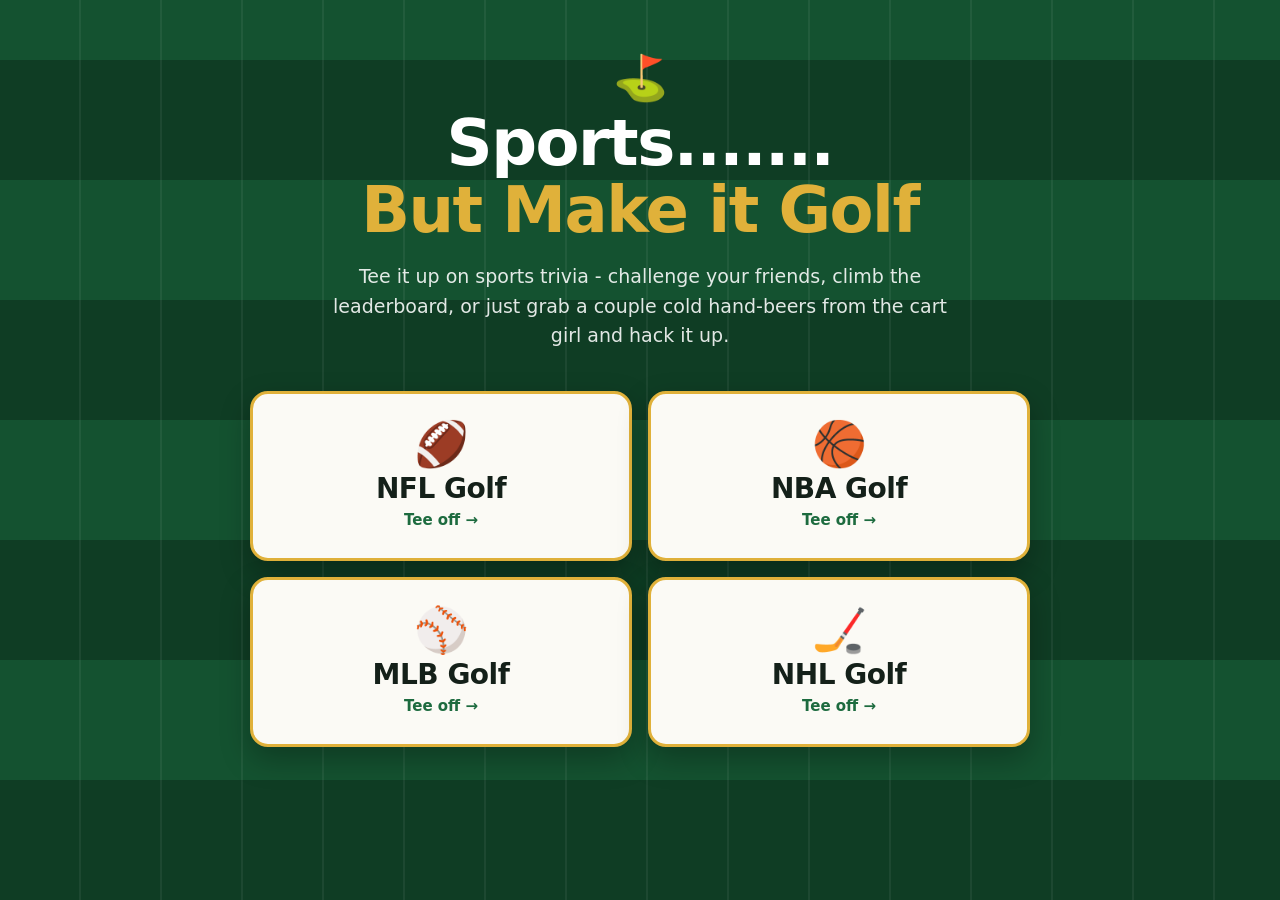
<file: index.html>
<!doctype html>
<html lang="en">
<head>
  <meta charset="utf-8" />
  <meta name="viewport" content="width=device-width, initial-scale=1, viewport-fit=cover" />
  <title>Sports.......But Make it Golf</title>
  <meta name="description" content="Tee it up on sports trivia - challenge your friends, climb the leaderboard, or just grab a couple cold hand-beers from the cart girl and hack it up." />
  <meta property="og:type" content="website" />
  <meta property="og:site_name" content="Sports.......But Make it Golf" />
  <meta property="og:title" content="Sports.......But Make it Golf" />
  <meta property="og:description" content="Tee it up on sports trivia - challenge your friends, climb the leaderboard, or just grab a couple cold hand-beers from the cart girl and hack it up." />
  <meta property="og:url" content="https://sportsbutmakeitgolf.com/" />
  <meta property="og:image" content="https://sportsbutmakeitgolf.com/og.png" />
  <meta property="og:image:width" content="1200" />
  <meta property="og:image:height" content="630" />
  <meta property="og:image:alt" content="Sports.......But Make it Golf: sports trivia, scored like golf" />
  <meta name="twitter:card" content="summary_large_image" />
  <meta name="twitter:title" content="Sports.......But Make it Golf" />
  <meta name="twitter:description" content="Tee it up on sports trivia - challenge your friends, climb the leaderboard, or just grab a couple cold hand-beers from the cart girl and hack it up." />
  <meta name="twitter:image" content="https://sportsbutmakeitgolf.com/og.png" />
  <link rel="icon" href="data:image/svg+xml,%3Csvg xmlns='http://www.w3.org/2000/svg' viewBox='0 0 100 100'%3E%3Ctext y='.9em' font-size='90'%3E%E2%9B%B3%3C/text%3E%3C/svg%3E" />
  <script>
    // Challenge links shared before the NFL game moved to /nfl/ still open the right round.
    if (new URLSearchParams(location.search).has("challenge")) location.replace("nfl/" + location.search);
  </script>
  <link rel="stylesheet" href="landing.css?v=2" />
</head>
<body>
  <main class="landing">
    <header class="banner">
      <div class="banner-flag" aria-hidden="true">⛳</div>
      <h1>Sports.......<span>But Make it Golf</span></h1>
      <p class="tagline">Tee it up on sports trivia - challenge your friends, climb the leaderboard, or just grab a couple cold hand-beers from the cart girl and hack it up.</p>
    </header>

    <nav class="sports" aria-label="Choose a game">
      <a class="sport live" href="nfl/">
        <span class="sport-icon" aria-hidden="true">🏈</span>
        <span class="sport-name">NFL Golf</span>
        <span class="sport-sub">Tee off →</span>
      </a>
      <a class="sport live" href="nba/">
        <span class="sport-icon" aria-hidden="true">🏀</span>
        <span class="sport-name">NBA Golf</span>
        <span class="sport-sub">Tee off →</span>
      </a>
      <a class="sport live" href="mlb/">
        <span class="sport-icon" aria-hidden="true">⚾</span>
        <span class="sport-name">MLB Golf</span>
        <span class="sport-sub">Tee off →</span>
      </a>
      <a class="sport live" href="nhl/">
        <span class="sport-icon" aria-hidden="true">🏒</span>
        <span class="sport-name">NHL Golf</span>
        <span class="sport-sub">Tee off →</span>
      </a>
    </nav>
  </main>
  <!-- Cloudflare Web Analytics: cookieless page-view counts (see docs/traffic-analytics.md) -->
  <script defer src="https://static.cloudflareinsights.com/beacon.min.js" data-cf-beacon='{"token": "491b1652aaf04bb68538096815c8875a"}'></script>
</body>
</html>
</file>
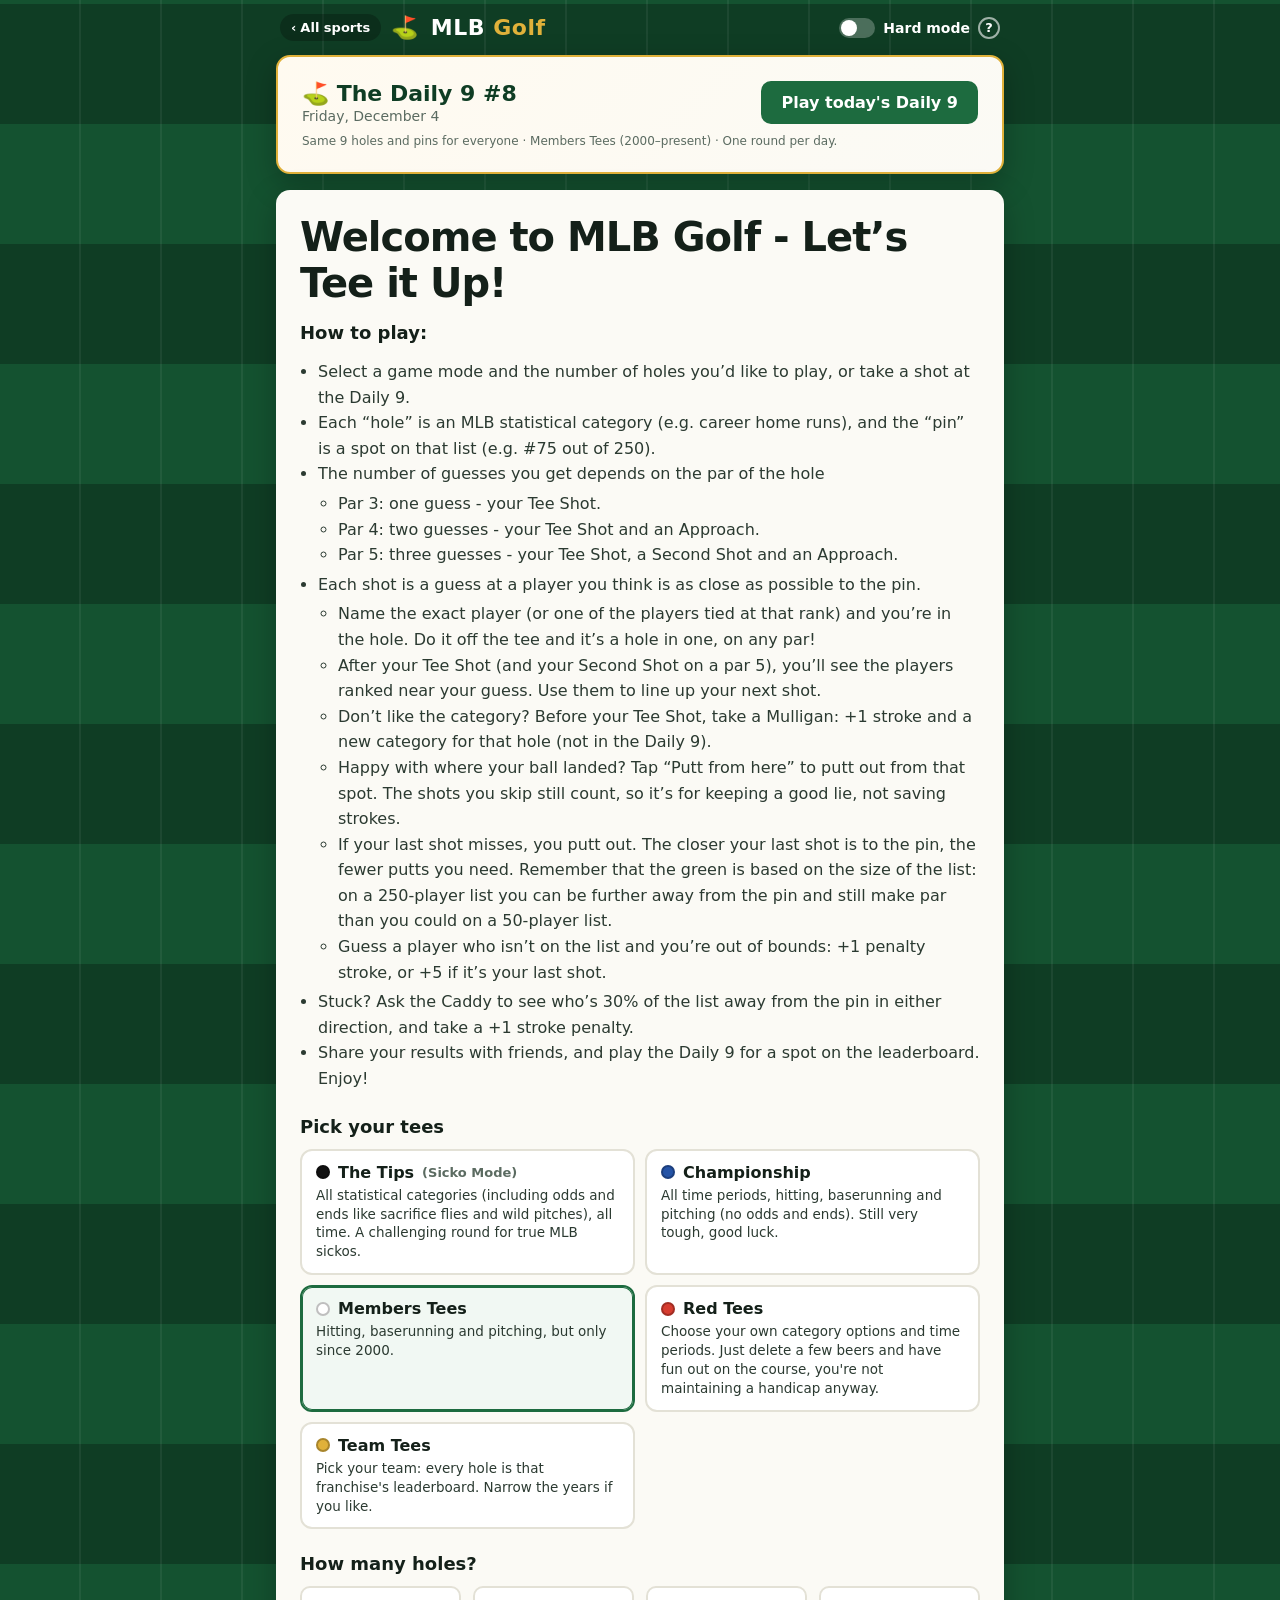
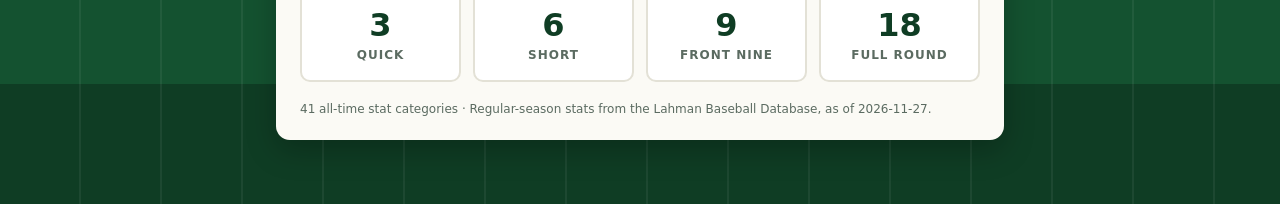
<file: mlb/index.html>
<!doctype html>
<html lang="en">
<head>
  <meta charset="utf-8" />
  <meta name="viewport" content="width=device-width, initial-scale=1, viewport-fit=cover" />
  <meta name="claude:viewport-fit-sides" content="cover">
  <title>MLB Golf</title>
  <meta name="description" content="Name the player closest to a random spot on an all-time MLB leaderboard. Scored like golf, with a Daily 9 for everyone." />
  <meta property="og:type" content="website" />
  <meta property="og:site_name" content="Sports.......But Make it Golf" />
  <meta property="og:title" content="MLB Golf — Sports.......But Make it Golf" />
  <meta property="og:description" content="Name the player closest to a random spot on an all-time MLB leaderboard. Scored like golf, with a Daily 9 for everyone." />
  <meta property="og:url" content="https://sportsbutmakeitgolf.com/mlb/" />
  <meta property="og:image" content="https://sportsbutmakeitgolf.com/og.png" />
  <meta property="og:image:width" content="1200" />
  <meta property="og:image:height" content="630" />
  <meta property="og:image:alt" content="Sports.......But Make it Golf: sports trivia, scored like golf" />
  <meta name="twitter:card" content="summary_large_image" />
  <meta name="twitter:title" content="MLB Golf — Sports.......But Make it Golf" />
  <meta name="twitter:description" content="Name the player closest to a random spot on an all-time MLB leaderboard. Scored like golf, with a Daily 9 for everyone." />
  <meta name="twitter:image" content="https://sportsbutmakeitgolf.com/og.png" />
  <link rel="icon" href="data:image/svg+xml,%3Csvg xmlns='http://www.w3.org/2000/svg' viewBox='0 0 100 100'%3E%3Ctext y='.9em' font-size='90'%3E%E2%9B%B3%3C/text%3E%3C/svg%3E" />
  <link rel="stylesheet" href="../shared/game.css?v=28" />
</head>
<body>
  <header class="topbar">
    <div class="brand-wrap">
      <a class="all-sports" id="allSportsLink" href="../" aria-label="All sports" title="All sports">‹ <span>All sports</span></a>
      <a class="brand" id="brandLink" href="./" aria-label="MLB Golf home"><span class="flag">⛳</span> MLB <em>Golf</em></a>
    </div>
    <div id="hardToggle" class="hard-wrap">
      <label class="hard-toggle">
        <input type="checkbox" id="hardMode" /> <span class="switch" aria-hidden="true"></span> Hard mode
      </label>
      <button id="hardHelp" class="help-btn" type="button" aria-label="What is Hard mode?" aria-expanded="false" aria-controls="hardTip">?</button>
      <div id="hardTip" class="help-tip hidden" role="tooltip">For an additional challenge, hide the statistic for the pin player (i.e. you'll only see the ranking, not the underlying statistic).</div>
    </div>
    <div id="totalBadge" class="total-badge hidden">Score <strong id="totalScore">0</strong></div>
  </header>

  <main>
    <!-- Setup -->
    <section id="setup" class="screen">
      <div id="challengeCard" class="card challenge-card hidden">
        <div class="daily-head">
          <div>
            <div class="daily-kicker">🏌️ You've been challenged!</div>
            <div class="daily-date" id="challengeWhat"></div>
          </div>
          <button id="challengeBtn" class="primary">Accept challenge</button>
        </div>
        <p class="fine daily-note" id="challengeNote"></p>
      </div>
      <div class="card daily-card">
        <div class="daily-head">
          <div>
            <div class="daily-kicker">⛳ The Daily 9 #<span id="dailyNum">1</span></div>
            <div class="daily-date" id="dailyDate"></div>
          </div>
          <button id="dailyBtn" class="primary">Play today's Daily 9</button>
        </div>
        <p class="fine daily-note" id="dailyNote"></p>
      </div>
      <div class="card hero">
        <h1>Welcome to MLB Golf - Let’s Tee it Up!</h1>
        <h2 class="howto">How to play:</h2>
        <ul class="rules">
          <li>Select a game mode and the number of holes you’d like to play, or take a shot at the Daily 9.</li>
          <li>Each “hole” is an MLB statistical category (e.g. career home runs), and the “pin” is a spot on that list (e.g. #75 out of 250).</li>
          <li>The number of guesses you get depends on the par of the hole
            <ul>
              <li>Par 3: one guess - your Tee Shot.</li>
              <li>Par 4: two guesses - your Tee Shot and an Approach.</li>
              <li>Par 5: three guesses - your Tee Shot, a Second Shot and an Approach.</li>
            </ul>
          </li>
          <li>Each shot is a guess at a player you think is as close as possible to the pin.
            <ul>
              <li>Name the exact player (or one of the players tied at that rank) and you’re in the hole. Do it off the tee and it’s a hole in one, on any par!</li>
              <li>After your Tee Shot (and your Second Shot on a par 5), you’ll see the players ranked near your guess. Use them to line up your next shot.</li>
              <li>Don’t like the category? Before your Tee Shot, take a Mulligan: +1 stroke and a new category for that hole (not in the Daily 9).</li>
              <li>Happy with where your ball landed? Tap “Putt from here” to putt out from that spot. The shots you skip still count, so it’s for keeping a good lie, not saving strokes.</li>
              <li>If your last shot misses, you putt out. The closer your last shot is to the pin, the fewer putts you need. Remember that the green is based on the size of the list: on a 250-player list you can be further away from the pin and still make par than you could on a 50-player list.</li>
              <li>Guess a player who isn’t on the list and you’re out of bounds: +1 penalty stroke, or +5 if it’s your last shot.</li>
            </ul>
          </li>
          <li>Stuck? Ask the Caddy to see who’s 30% of the list away from the pin in either direction, and take a +1 stroke penalty.</li>
          <li>Share your results with friends, and play the Daily 9 for a spot on the leaderboard. Enjoy!</li>
        </ul>

        <h2>Pick your tees</h2>
        <div class="tees" role="radiogroup" aria-label="Game mode">
          <label class="tee tee-tips"><input type="radio" name="tee" value="tips" />
            <span class="tee-name"><i class="tee-dot"></i>The Tips <small>(Sicko Mode)</small></span>
            <span class="tee-copy">All statistical categories (including odds and ends like sacrifice flies and wild pitches), all time. A challenging round for true MLB sickos.</span>
          </label>
          <label class="tee tee-champ"><input type="radio" name="tee" value="champ" />
            <span class="tee-name"><i class="tee-dot"></i>Championship</span>
            <span class="tee-copy">All time periods, hitting, baserunning and pitching (no odds and ends). Still very tough, good luck.</span>
          </label>
          <label class="tee tee-members"><input type="radio" name="tee" value="members" checked />
            <span class="tee-name"><i class="tee-dot"></i>Members Tees</span>
            <span class="tee-copy">Hitting, baserunning and pitching, but only since 2000.</span>
          </label>
          <label class="tee tee-red"><input type="radio" name="tee" value="red" />
            <span class="tee-name"><i class="tee-dot"></i>Red Tees</span>
            <span class="tee-copy">Choose your own category options and time periods. Just delete a few beers and have fun out on the course, you're not maintaining a handicap anyway.</span>
          </label>
          <label class="tee tee-team"><input type="radio" name="tee" value="team" />
            <span class="tee-name"><i class="tee-dot"></i>Team Tees</span>
            <span class="tee-copy">Pick your team: every hole is that franchise's leaderboard. Narrow the years if you like.</span>
          </label>
        </div>

        <fieldset id="redOptions" class="red-options hidden">
          <legend>Categories</legend>
          <div class="team-row hidden" id="teamRow">
            <label>Team <select id="teamPick"></select></label>
          </div>
          <div class="fams">
            <label><input type="checkbox" name="fam" value="bat" checked /> Hitting</label>
            <label><input type="checkbox" name="fam" value="run" checked /> Baserunning</label>
            <label><input type="checkbox" name="fam" value="pitch" checked /> Pitching</label>
            <label><input type="checkbox" name="fam" value="misc" /> Odds &amp; Ends</label>
          </div>
          <div class="years">
            <label>From <select id="yearFrom"></select></label>
            <label>To <select id="yearTo"></select></label>
          </div>
          <div class="era-chips" id="eraChips" aria-label="Quick year ranges"></div>
          <p id="redNote" class="fine red-note"></p>
        </fieldset>

        <h2>How many holes?</h2>
        <div class="hole-choices">
          <button class="choice" data-holes="3">3<span>Quick</span></button>
          <button class="choice" data-holes="6">6<span>Short</span></button>
          <button class="choice" data-holes="9">9<span>Front nine</span></button>
          <button class="choice" data-holes="18">18<span>Full round</span></button>
        </div>
        <p class="fine" id="dataNote"></p>
      </div>
    </section>

    <!-- Hole -->
    <section id="hole" class="screen hidden">
      <div class="round-bar">
        <button id="homeBtn" class="bar-btn" type="button">← Home</button>
        <button id="reteeBtn" class="bar-btn" type="button" title="Start over from hole 1 with a fresh course, same settings">↺ Re-Tee</button>
      </div>
      <div class="card">
        <div class="hole-head">
          <div class="head-main">
            <h2 id="catName" class="cat-name">Category</h2>
            <span id="mullTag" class="mull-tag hidden"></span>
            <p id="catNote" class="cat-note hidden"></p>
          </div>
          <div class="badges">
            <div id="parBadge" class="hole-badge hb-members">
              <div class="hb-label">Par</div>
              <div class="hb-num" id="holePar">4</div>
            </div>
            <div id="holeBadge" class="hole-badge hb-members" title="Hole">
              <div class="hb-label">Hole</div>
              <div class="hb-num"><span id="holeNum">1</span><small>/<span id="holeCount">9</span></small></div>
            </div>
          </div>
        </div>
        <div class="pin-line">
          <span class="pin-label">Pin</span><span class="pin-who">– who is</span><span class="pin-rank">#<span id="parRank">1</span></span><span id="pinStat" class="pin-stat"></span><span class="pin-of">out of <span id="listSize">50</span></span>
        </div>
        <div id="holeViz" class="hole-viz"></div>

        <div id="caddyBox" class="caddy-box hidden" aria-live="polite"></div>
        <div id="reveal" class="reveal hidden" aria-live="polite"></div>
        <div id="shotName" class="shot-name hidden"></div>
        <form id="guessForm" autocomplete="off">
          <div class="ac-wrap">
            <input id="guessInput" type="text" placeholder="Type a player's name…" aria-label="Player name" aria-autocomplete="list" aria-controls="acList" />
            <ul id="acList" class="ac-list hidden" role="listbox"></ul>
          </div>
          <button id="guessBtn" type="submit" class="primary">Swing</button>
        </form>
        <button id="puttBtn" type="button" class="putt-btn hidden">⛳ Putt from here <span>the shots you skip still count</span></button>
        <div class="extra-btns">
          <button id="mullBtn" type="button" class="caddy-btn mull-btn hidden">🔄 Mulligan <span>+1</span></button>
          <button id="caddyBtn" type="button" class="caddy-btn">🏌️ Ask the Caddy <span>+1</span></button>
        </div>

        <div id="result" class="result hidden">
          <div class="result-top">
            <div>
              <div id="resultLabel" class="result-label">Birdie</div>
              <div id="resultDetail" class="result-detail"></div>
            </div>
            <div class="strokes"><span id="resultStrokes">0</span><small>to par</small></div>
          </div>
          <ol id="board" class="board"></ol>
          <button id="nextBtn" class="primary wide">Next hole →</button>
        </div>
      </div>

      <div class="card scorecard-card">
        <h3>Scorecard</h3>
        <div class="scorecard-scroll"><table id="scorecard" class="scorecard"></table></div>
      </div>
    </section>

    <!-- Final -->
    <section id="final" class="screen hidden">
      <div class="card hero">
        <div class="final-label">Round complete · <span id="finalTee"></span></div>
        <div class="final-score"><span id="finalScore">0</span><small id="finalSub"></small></div>
        <div id="finalRank" class="final-rank"></div>
        <p id="finalVerdict" class="lede final-verdict"></p>
        <div class="scorecard-scroll"><table id="finalCard" class="scorecard"></table></div>
        <textarea id="shareText" class="share-text" rows="12" readonly hidden aria-label="Your scorecard"></textarea>
        <div id="challengeResult" class="challenge-result hidden"></div>
        <div id="dailyBoard" class="daily-board hidden"></div>
        <div class="final-actions">
          <button id="shareBtn" class="ghost">Share your card</button>
          <button id="challengeSendBtn" class="ghost" title="Send a friend a link to this exact course">⚔️ Challenge</button>
          <button id="reteeFinalBtn" class="ghost" title="Play a fresh course with the same settings">↺ Re-Tee</button>
          <button id="againBtn" class="primary">Play again</button>
        </div>
      </div>
    </section>
  </main>

  <dialog id="caddyDialog" class="caddy-dialog" aria-labelledby="caddyTitle">
    <form method="dialog">
      <h3 id="caddyTitle">🏌️ Ask the Caddy?</h3>
      <p>Add +1 to your score, but reveal the player(s) who are 30% away from the pin in either direction</p>
      <div class="caddy-actions">
        <button value="no" class="ghost">Never mind</button>
        <button value="yes" class="primary" autofocus>Ask the Caddy (+1)</button>
      </div>
    </form>
  </dialog>

  <script>window.GOLF = {"name": "MLB Golf", "key": "mlbgolf", "dailySeed": "mlb-golf-daily:", "dailyEpoch": "2026-11-27", "uniformFirstDaily": false, "source": "the Lahman Baseball Database", "leaderboard": true, "lbSport": "mlb", "allFams": ["bat", "run", "pitch", "misc"], "tees": {"champ": ["bat", "run", "pitch"], "members": ["bat", "run", "pitch"]}, "membersFrom": 2000};</script>
  <script src="../shared/leaderboard-config.js?v=12"></script>
  <script src="../shared/game.js?v=37"></script>
  <!-- Cloudflare Web Analytics: cookieless page-view counts (see docs/traffic-analytics.md) -->
  <script defer src="https://static.cloudflareinsights.com/beacon.min.js" data-cf-beacon='{"token": "491b1652aaf04bb68538096815c8875a"}'></script>
</body>
</html>
</file>
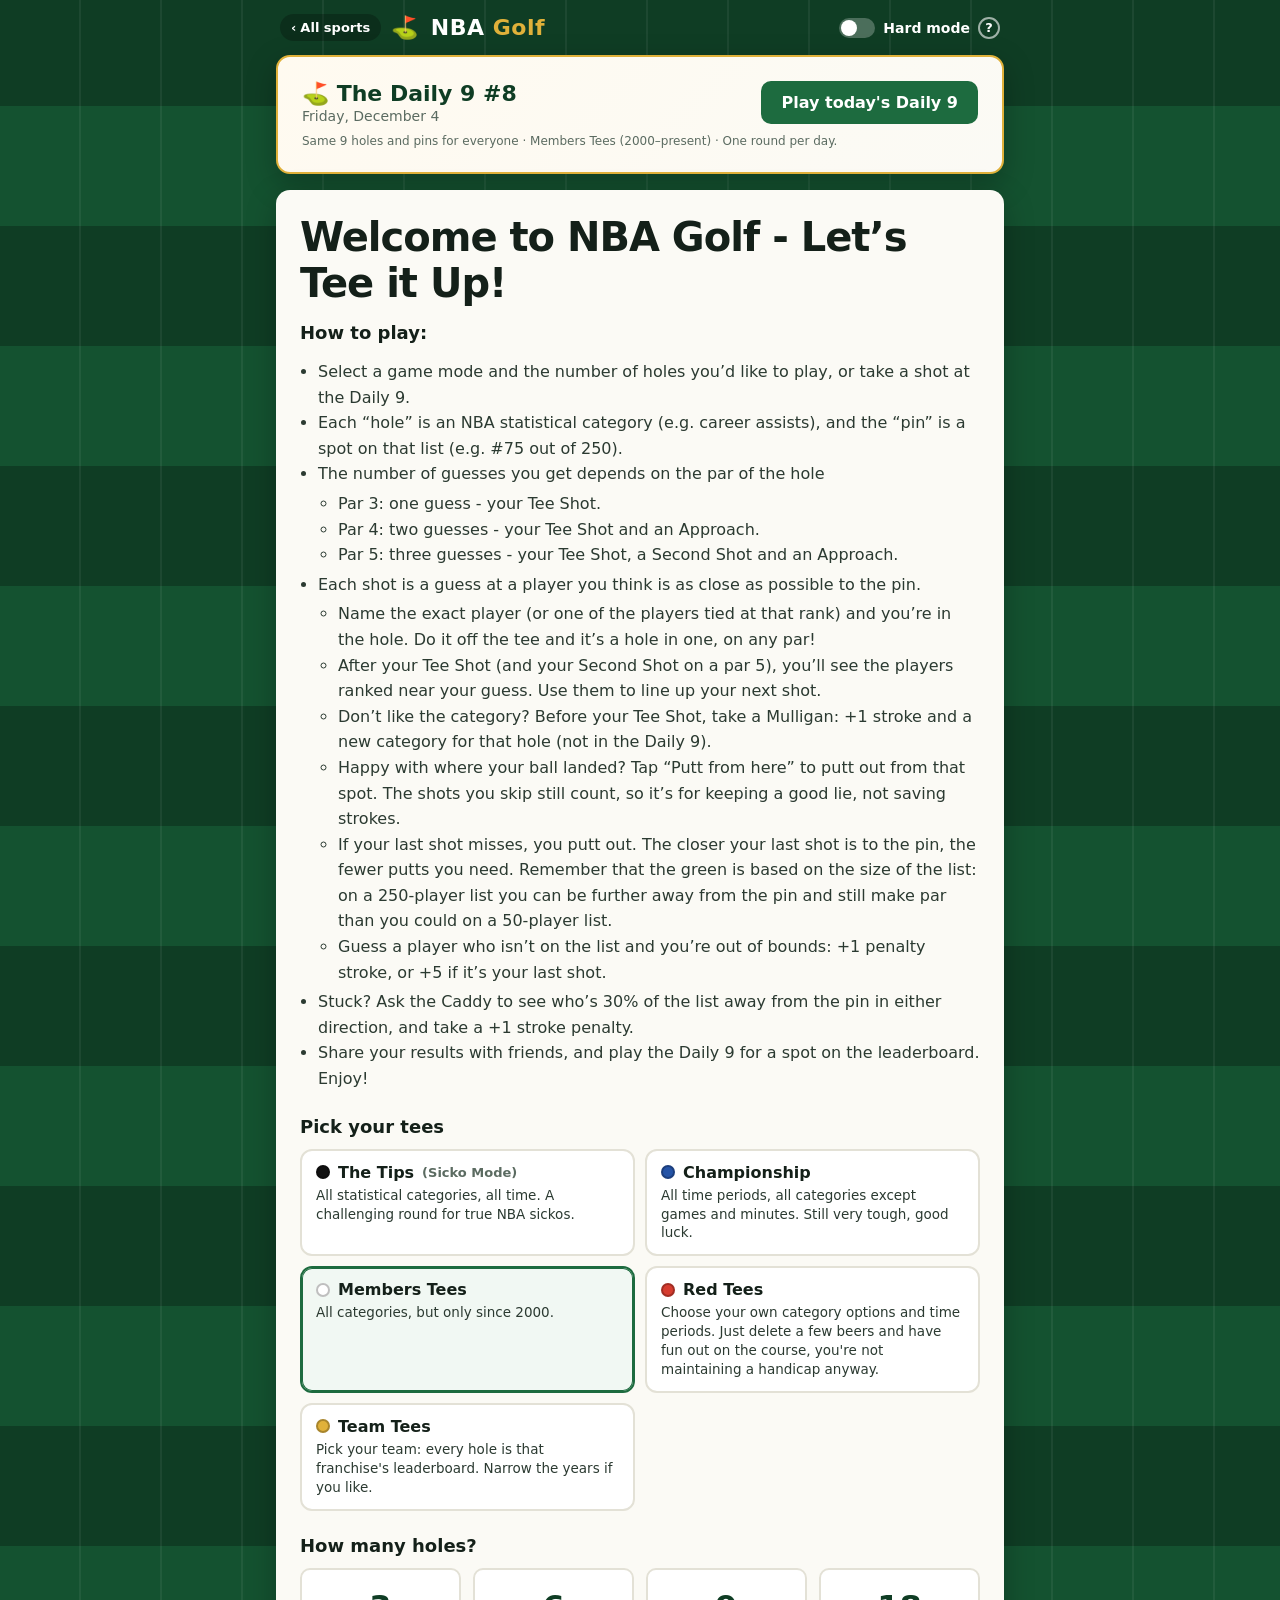
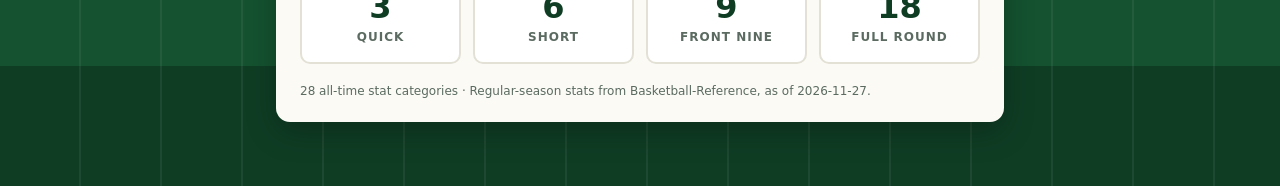
<file: nba/index.html>
<!doctype html>
<html lang="en">
<head>
  <meta charset="utf-8" />
  <meta name="viewport" content="width=device-width, initial-scale=1, viewport-fit=cover" />
  <meta name="claude:viewport-fit-sides" content="cover">
  <title>NBA Golf</title>
  <meta name="description" content="Name the player closest to a random spot on an all-time NBA leaderboard. Scored like golf, with a Daily 9 for everyone." />
  <meta property="og:type" content="website" />
  <meta property="og:site_name" content="Sports.......But Make it Golf" />
  <meta property="og:title" content="NBA Golf — Sports.......But Make it Golf" />
  <meta property="og:description" content="Name the player closest to a random spot on an all-time NBA leaderboard. Scored like golf, with a Daily 9 for everyone." />
  <meta property="og:url" content="https://sportsbutmakeitgolf.com/nba/" />
  <meta property="og:image" content="https://sportsbutmakeitgolf.com/og.png" />
  <meta property="og:image:width" content="1200" />
  <meta property="og:image:height" content="630" />
  <meta property="og:image:alt" content="Sports.......But Make it Golf: sports trivia, scored like golf" />
  <meta name="twitter:card" content="summary_large_image" />
  <meta name="twitter:title" content="NBA Golf — Sports.......But Make it Golf" />
  <meta name="twitter:description" content="Name the player closest to a random spot on an all-time NBA leaderboard. Scored like golf, with a Daily 9 for everyone." />
  <meta name="twitter:image" content="https://sportsbutmakeitgolf.com/og.png" />
  <link rel="icon" href="data:image/svg+xml,%3Csvg xmlns='http://www.w3.org/2000/svg' viewBox='0 0 100 100'%3E%3Ctext y='.9em' font-size='90'%3E%E2%9B%B3%3C/text%3E%3C/svg%3E" />
  <link rel="stylesheet" href="../shared/game.css?v=28" />
</head>
<body>
  <header class="topbar">
    <div class="brand-wrap">
      <a class="all-sports" id="allSportsLink" href="../" aria-label="All sports" title="All sports">‹ <span>All sports</span></a>
      <a class="brand" id="brandLink" href="./" aria-label="NBA Golf home"><span class="flag">⛳</span> NBA <em>Golf</em></a>
    </div>
    <div id="hardToggle" class="hard-wrap">
      <label class="hard-toggle">
        <input type="checkbox" id="hardMode" /> <span class="switch" aria-hidden="true"></span> Hard mode
      </label>
      <button id="hardHelp" class="help-btn" type="button" aria-label="What is Hard mode?" aria-expanded="false" aria-controls="hardTip">?</button>
      <div id="hardTip" class="help-tip hidden" role="tooltip">For an additional challenge, hide the statistic for the pin player (i.e. you'll only see the ranking, not the underlying statistic).</div>
    </div>
    <div id="totalBadge" class="total-badge hidden">Score <strong id="totalScore">0</strong></div>
  </header>

  <main>
    <!-- Setup -->
    <section id="setup" class="screen">
      <div id="challengeCard" class="card challenge-card hidden">
        <div class="daily-head">
          <div>
            <div class="daily-kicker">🏌️ You've been challenged!</div>
            <div class="daily-date" id="challengeWhat"></div>
          </div>
          <button id="challengeBtn" class="primary">Accept challenge</button>
        </div>
        <p class="fine daily-note" id="challengeNote"></p>
      </div>
      <div class="card daily-card">
        <div class="daily-head">
          <div>
            <div class="daily-kicker">⛳ The Daily 9 #<span id="dailyNum">1</span></div>
            <div class="daily-date" id="dailyDate"></div>
          </div>
          <button id="dailyBtn" class="primary">Play today's Daily 9</button>
        </div>
        <p class="fine daily-note" id="dailyNote"></p>
      </div>
      <div class="card hero">
        <h1>Welcome to NBA Golf - Let’s Tee it Up!</h1>
        <h2 class="howto">How to play:</h2>
        <ul class="rules">
          <li>Select a game mode and the number of holes you’d like to play, or take a shot at the Daily 9.</li>
          <li>Each “hole” is an NBA statistical category (e.g. career assists), and the “pin” is a spot on that list (e.g. #75 out of 250).</li>
          <li>The number of guesses you get depends on the par of the hole
            <ul>
              <li>Par 3: one guess - your Tee Shot.</li>
              <li>Par 4: two guesses - your Tee Shot and an Approach.</li>
              <li>Par 5: three guesses - your Tee Shot, a Second Shot and an Approach.</li>
            </ul>
          </li>
          <li>Each shot is a guess at a player you think is as close as possible to the pin.
            <ul>
              <li>Name the exact player (or one of the players tied at that rank) and you’re in the hole. Do it off the tee and it’s a hole in one, on any par!</li>
              <li>After your Tee Shot (and your Second Shot on a par 5), you’ll see the players ranked near your guess. Use them to line up your next shot.</li>
              <li>Don’t like the category? Before your Tee Shot, take a Mulligan: +1 stroke and a new category for that hole (not in the Daily 9).</li>
              <li>Happy with where your ball landed? Tap “Putt from here” to putt out from that spot. The shots you skip still count, so it’s for keeping a good lie, not saving strokes.</li>
              <li>If your last shot misses, you putt out. The closer your last shot is to the pin, the fewer putts you need. Remember that the green is based on the size of the list: on a 250-player list you can be further away from the pin and still make par than you could on a 50-player list.</li>
              <li>Guess a player who isn’t on the list and you’re out of bounds: +1 penalty stroke, or +5 if it’s your last shot.</li>
            </ul>
          </li>
          <li>Stuck? Ask the Caddy to see who’s 30% of the list away from the pin in either direction, and take a +1 stroke penalty.</li>
          <li>Share your results with friends, and play the Daily 9 for a spot on the leaderboard. Enjoy!</li>
        </ul>

        <h2>Pick your tees</h2>
        <div class="tees" role="radiogroup" aria-label="Game mode">
          <label class="tee tee-tips"><input type="radio" name="tee" value="tips" />
            <span class="tee-name"><i class="tee-dot"></i>The Tips <small>(Sicko Mode)</small></span>
            <span class="tee-copy">All statistical categories, all time. A challenging round for true NBA sickos.</span>
          </label>
          <label class="tee tee-champ"><input type="radio" name="tee" value="champ" />
            <span class="tee-name"><i class="tee-dot"></i>Championship</span>
            <span class="tee-copy">All time periods, all categories except games and minutes. Still very tough, good luck.</span>
          </label>
          <label class="tee tee-members"><input type="radio" name="tee" value="members" checked />
            <span class="tee-name"><i class="tee-dot"></i>Members Tees</span>
            <span class="tee-copy">All categories, but only since 2000.</span>
          </label>
          <label class="tee tee-red"><input type="radio" name="tee" value="red" />
            <span class="tee-name"><i class="tee-dot"></i>Red Tees</span>
            <span class="tee-copy">Choose your own category options and time periods. Just delete a few beers and have fun out on the course, you're not maintaining a handicap anyway.</span>
          </label>
          <label class="tee tee-team"><input type="radio" name="tee" value="team" />
            <span class="tee-name"><i class="tee-dot"></i>Team Tees</span>
            <span class="tee-copy">Pick your team: every hole is that franchise's leaderboard. Narrow the years if you like.</span>
          </label>
        </div>

        <fieldset id="redOptions" class="red-options hidden">
          <legend>Categories</legend>
          <div class="team-row hidden" id="teamRow">
            <label>Team <select id="teamPick"></select></label>
          </div>
          <div class="fams">
            <label><input type="checkbox" name="fam" value="score" checked /> Scoring</label>
            <label><input type="checkbox" name="fam" value="reb" checked /> Rebounding</label>
            <label><input type="checkbox" name="fam" value="play" checked /> Playmaking</label>
            <label><input type="checkbox" name="fam" value="def" checked /> Defense</label>
            <label><input type="checkbox" name="fam" value="gen" /> Games &amp; Minutes</label>
          </div>
          <div class="years">
            <label>From <select id="yearFrom"></select></label>
            <label>To <select id="yearTo"></select></label>
          </div>
          <div class="era-chips" id="eraChips" aria-label="Quick year ranges"></div>
          <p class="fine">Seasons are labeled by the year they end (2024 = the 2023-24 season).</p>
          <p id="redNote" class="fine red-note"></p>
        </fieldset>

        <h2>How many holes?</h2>
        <div class="hole-choices">
          <button class="choice" data-holes="3">3<span>Quick</span></button>
          <button class="choice" data-holes="6">6<span>Short</span></button>
          <button class="choice" data-holes="9">9<span>Front nine</span></button>
          <button class="choice" data-holes="18">18<span>Full round</span></button>
        </div>
        <p class="fine" id="dataNote"></p>
      </div>
    </section>

    <!-- Hole -->
    <section id="hole" class="screen hidden">
      <div class="round-bar">
        <button id="homeBtn" class="bar-btn" type="button">← Home</button>
        <button id="reteeBtn" class="bar-btn" type="button" title="Start over from hole 1 with a fresh course, same settings">↺ Re-Tee</button>
      </div>
      <div class="card">
        <div class="hole-head">
          <div class="head-main">
            <h2 id="catName" class="cat-name">Category</h2>
            <span id="mullTag" class="mull-tag hidden"></span>
            <p id="catNote" class="cat-note hidden"></p>
          </div>
          <div class="badges">
            <div id="parBadge" class="hole-badge hb-members">
              <div class="hb-label">Par</div>
              <div class="hb-num" id="holePar">4</div>
            </div>
            <div id="holeBadge" class="hole-badge hb-members" title="Hole">
              <div class="hb-label">Hole</div>
              <div class="hb-num"><span id="holeNum">1</span><small>/<span id="holeCount">9</span></small></div>
            </div>
          </div>
        </div>
        <div class="pin-line">
          <span class="pin-label">Pin</span><span class="pin-who">– who is</span><span class="pin-rank">#<span id="parRank">1</span></span><span id="pinStat" class="pin-stat"></span><span class="pin-of">out of <span id="listSize">50</span></span>
        </div>
        <div id="holeViz" class="hole-viz"></div>

        <div id="caddyBox" class="caddy-box hidden" aria-live="polite"></div>
        <div id="reveal" class="reveal hidden" aria-live="polite"></div>
        <div id="shotName" class="shot-name hidden"></div>
        <form id="guessForm" autocomplete="off">
          <div class="ac-wrap">
            <input id="guessInput" type="text" placeholder="Type a player's name…" aria-label="Player name" aria-autocomplete="list" aria-controls="acList" />
            <ul id="acList" class="ac-list hidden" role="listbox"></ul>
          </div>
          <button id="guessBtn" type="submit" class="primary">Swing</button>
        </form>
        <button id="puttBtn" type="button" class="putt-btn hidden">⛳ Putt from here <span>the shots you skip still count</span></button>
        <div class="extra-btns">
          <button id="mullBtn" type="button" class="caddy-btn mull-btn hidden">🔄 Mulligan <span>+1</span></button>
          <button id="caddyBtn" type="button" class="caddy-btn">🏌️ Ask the Caddy <span>+1</span></button>
        </div>

        <div id="result" class="result hidden">
          <div class="result-top">
            <div>
              <div id="resultLabel" class="result-label">Birdie</div>
              <div id="resultDetail" class="result-detail"></div>
            </div>
            <div class="strokes"><span id="resultStrokes">0</span><small>to par</small></div>
          </div>
          <ol id="board" class="board"></ol>
          <button id="nextBtn" class="primary wide">Next hole →</button>
        </div>
      </div>

      <div class="card scorecard-card">
        <h3>Scorecard</h3>
        <div class="scorecard-scroll"><table id="scorecard" class="scorecard"></table></div>
      </div>
    </section>

    <!-- Final -->
    <section id="final" class="screen hidden">
      <div class="card hero">
        <div class="final-label">Round complete · <span id="finalTee"></span></div>
        <div class="final-score"><span id="finalScore">0</span><small id="finalSub"></small></div>
        <div id="finalRank" class="final-rank"></div>
        <p id="finalVerdict" class="lede final-verdict"></p>
        <div class="scorecard-scroll"><table id="finalCard" class="scorecard"></table></div>
        <textarea id="shareText" class="share-text" rows="12" readonly hidden aria-label="Your scorecard"></textarea>
        <div id="challengeResult" class="challenge-result hidden"></div>
        <div id="dailyBoard" class="daily-board hidden"></div>
        <div class="final-actions">
          <button id="shareBtn" class="ghost">Share your card</button>
          <button id="challengeSendBtn" class="ghost" title="Send a friend a link to this exact course">⚔️ Challenge</button>
          <button id="reteeFinalBtn" class="ghost" title="Play a fresh course with the same settings">↺ Re-Tee</button>
          <button id="againBtn" class="primary">Play again</button>
        </div>
      </div>
    </section>
  </main>

  <dialog id="caddyDialog" class="caddy-dialog" aria-labelledby="caddyTitle">
    <form method="dialog">
      <h3 id="caddyTitle">🏌️ Ask the Caddy?</h3>
      <p>Add +1 to your score, but reveal the player(s) who are 30% away from the pin in either direction</p>
      <div class="caddy-actions">
        <button value="no" class="ghost">Never mind</button>
        <button value="yes" class="primary" autofocus>Ask the Caddy (+1)</button>
      </div>
    </form>
  </dialog>

  <script>window.GOLF = {"name": "NBA Golf", "key": "nbagolf", "dailySeed": "nba-golf-daily:", "dailyEpoch": "2026-11-27", "uniformFirstDaily": false, "source": "Basketball-Reference", "leaderboard": true, "lbSport": "nba", "allFams": ["score", "reb", "play", "def", "gen"], "tees": {"champ": ["score", "reb", "play", "def"], "members": ["score", "reb", "play", "def", "gen"]}, "membersFrom": 2000};</script>
  <script src="../shared/leaderboard-config.js?v=12"></script>
  <script src="../shared/game.js?v=37"></script>
  <!-- Cloudflare Web Analytics: cookieless page-view counts (see docs/traffic-analytics.md) -->
  <script defer src="https://static.cloudflareinsights.com/beacon.min.js" data-cf-beacon='{"token": "491b1652aaf04bb68538096815c8875a"}'></script>
</body>
</html>
</file>
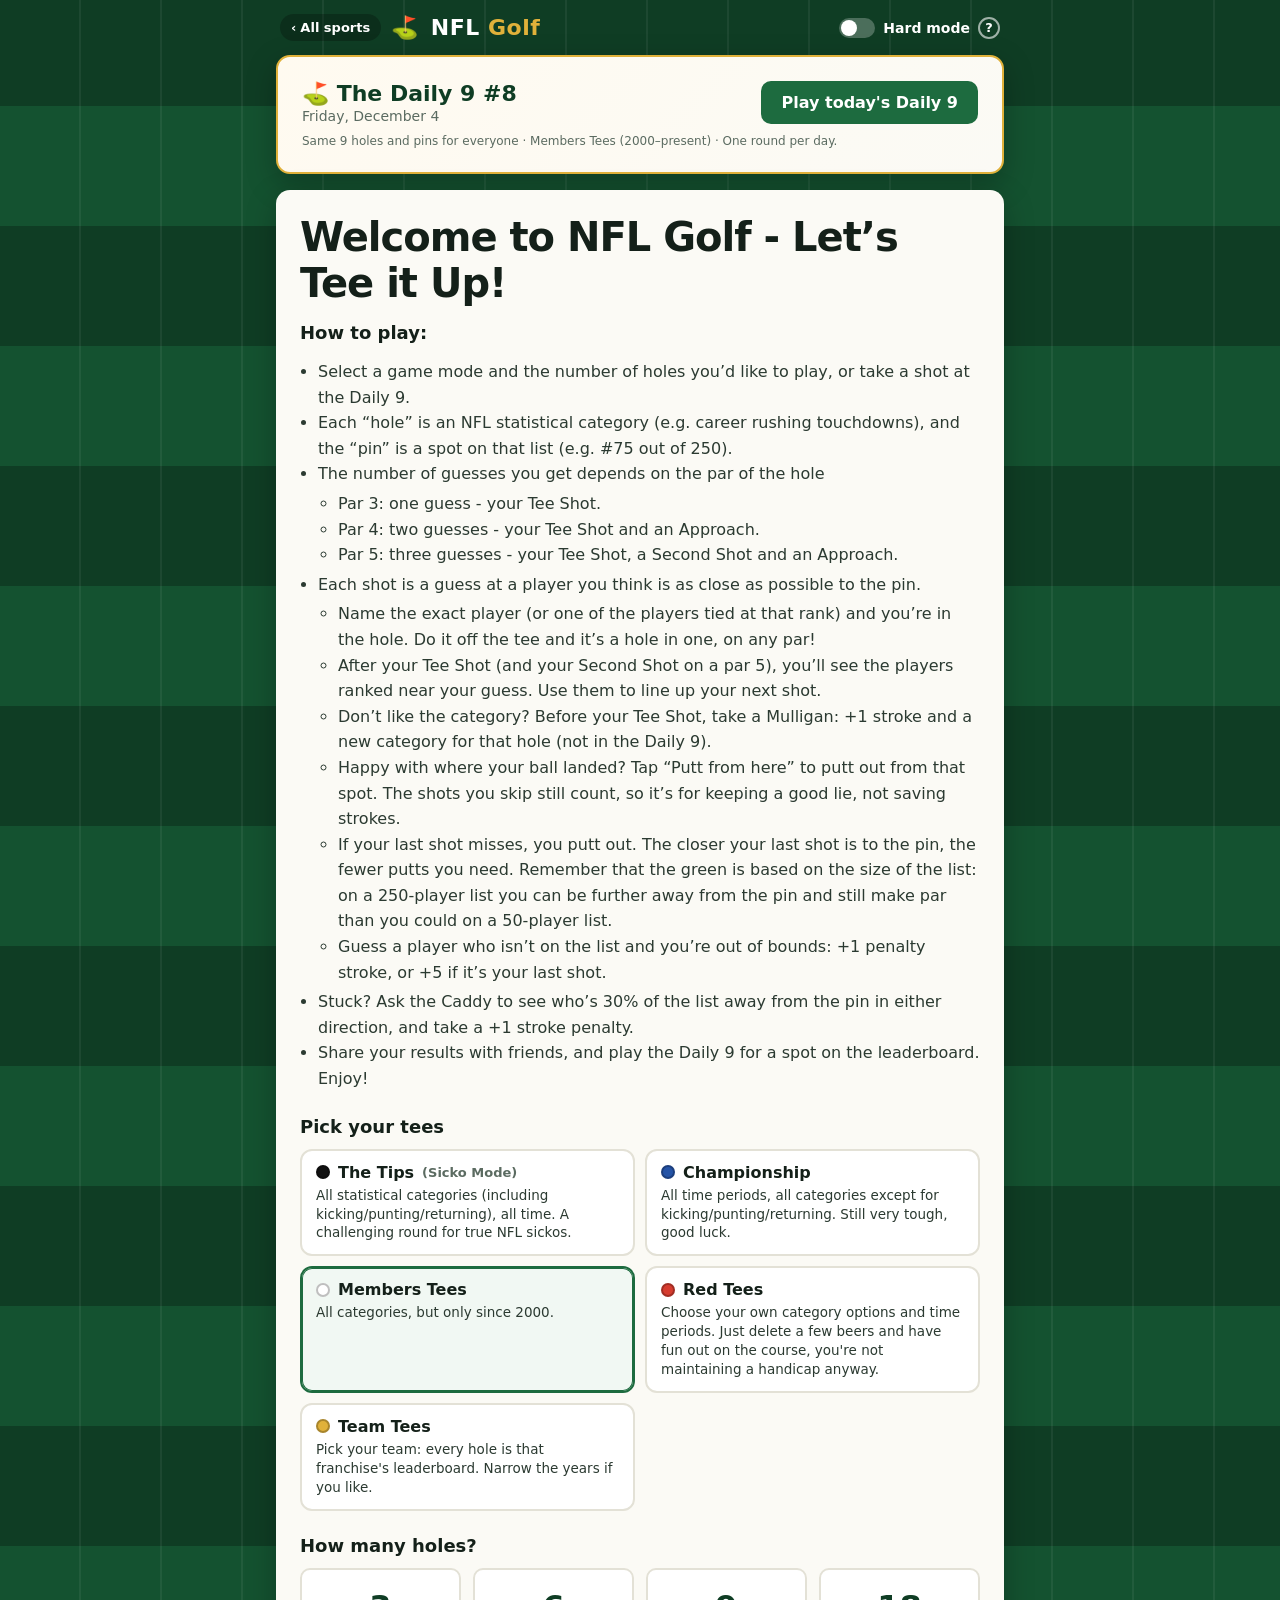
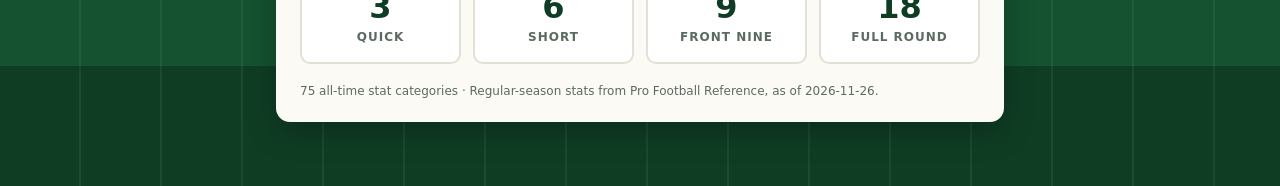
<file: nfl/index.html>
<!doctype html>
<html lang="en">
<head>
  <meta charset="utf-8" />
  <meta name="viewport" content="width=device-width, initial-scale=1, viewport-fit=cover" />
  <meta name="claude:viewport-fit-sides" content="cover">
  <title>NFL Golf</title>
  <meta name="description" content="Name the player closest to a random spot on an all-time NFL leaderboard. Scored like golf, with a Daily 9 for everyone." />
  <meta property="og:type" content="website" />
  <meta property="og:site_name" content="Sports.......But Make it Golf" />
  <meta property="og:title" content="NFL Golf — Sports.......But Make it Golf" />
  <meta property="og:description" content="Name the player closest to a random spot on an all-time NFL leaderboard. Scored like golf, with a Daily 9 for everyone." />
  <meta property="og:url" content="https://sportsbutmakeitgolf.com/nfl/" />
  <meta property="og:image" content="https://sportsbutmakeitgolf.com/og.png" />
  <meta property="og:image:width" content="1200" />
  <meta property="og:image:height" content="630" />
  <meta property="og:image:alt" content="Sports.......But Make it Golf: sports trivia, scored like golf" />
  <meta name="twitter:card" content="summary_large_image" />
  <meta name="twitter:title" content="NFL Golf — Sports.......But Make it Golf" />
  <meta name="twitter:description" content="Name the player closest to a random spot on an all-time NFL leaderboard. Scored like golf, with a Daily 9 for everyone." />
  <meta name="twitter:image" content="https://sportsbutmakeitgolf.com/og.png" />
  <link rel="icon" href="data:image/svg+xml,%3Csvg xmlns='http://www.w3.org/2000/svg' viewBox='0 0 100 100'%3E%3Ctext y='.9em' font-size='90'%3E%E2%9B%B3%3C/text%3E%3C/svg%3E" />
  <link rel="stylesheet" href="../shared/game.css?v=28" />
</head>
<body>
  <header class="topbar">
    <div class="brand-wrap">
      <a class="all-sports" id="allSportsLink" href="../" aria-label="All sports" title="All sports">‹ <span>All sports</span></a>
      <a class="brand" id="brandLink" href="./" aria-label="NFL Golf home"><span class="flag">⛳</span> NFL <em>Golf</em></a>
    </div>
    <div id="hardToggle" class="hard-wrap">
      <label class="hard-toggle">
        <input type="checkbox" id="hardMode" /> <span class="switch" aria-hidden="true"></span> Hard mode
      </label>
      <button id="hardHelp" class="help-btn" type="button" aria-label="What is Hard mode?" aria-expanded="false" aria-controls="hardTip">?</button>
      <div id="hardTip" class="help-tip hidden" role="tooltip">For an additional challenge, hide the statistic for the pin player (i.e. you'll only see the ranking, not the underlying statistic).</div>
    </div>
    <div id="totalBadge" class="total-badge hidden">Score <strong id="totalScore">0</strong></div>
  </header>

  <main>
    <!-- Setup -->
    <section id="setup" class="screen">
      <div id="challengeCard" class="card challenge-card hidden">
        <div class="daily-head">
          <div>
            <div class="daily-kicker">🏌️ You've been challenged!</div>
            <div class="daily-date" id="challengeWhat"></div>
          </div>
          <button id="challengeBtn" class="primary">Accept challenge</button>
        </div>
        <p class="fine daily-note" id="challengeNote"></p>
      </div>
      <div class="card daily-card">
        <div class="daily-head">
          <div>
            <div class="daily-kicker">⛳ The Daily 9 #<span id="dailyNum">1</span></div>
            <div class="daily-date" id="dailyDate"></div>
          </div>
          <button id="dailyBtn" class="primary">Play today's Daily 9</button>
        </div>
        <p class="fine daily-note" id="dailyNote"></p>
      </div>
      <div class="card hero">
        <h1>Welcome to NFL Golf - Let’s Tee it Up!</h1>
        <h2 class="howto">How to play:</h2>
        <ul class="rules">
          <li>Select a game mode and the number of holes you’d like to play, or take a shot at the Daily 9.</li>
          <li>Each “hole” is an NFL statistical category (e.g. career rushing touchdowns), and the “pin” is a spot on that list (e.g. #75 out of 250).</li>
          <li>The number of guesses you get depends on the par of the hole
            <ul>
              <li>Par 3: one guess - your Tee Shot.</li>
              <li>Par 4: two guesses - your Tee Shot and an Approach.</li>
              <li>Par 5: three guesses - your Tee Shot, a Second Shot and an Approach.</li>
            </ul>
          </li>
          <li>Each shot is a guess at a player you think is as close as possible to the pin.
            <ul>
              <li>Name the exact player (or one of the players tied at that rank) and you’re in the hole. Do it off the tee and it’s a hole in one, on any par!</li>
              <li>After your Tee Shot (and your Second Shot on a par 5), you’ll see the players ranked near your guess. Use them to line up your next shot.</li>
              <li>Don’t like the category? Before your Tee Shot, take a Mulligan: +1 stroke and a new category for that hole (not in the Daily 9).</li>
              <li>Happy with where your ball landed? Tap “Putt from here” to putt out from that spot. The shots you skip still count, so it’s for keeping a good lie, not saving strokes.</li>
              <li>If your last shot misses, you putt out. The closer your last shot is to the pin, the fewer putts you need. Remember that the green is based on the size of the list: on a 250-player list you can be further away from the pin and still make par than you could on a 50-player list.</li>
              <li>Guess a player who isn’t on the list and you’re out of bounds: +1 penalty stroke, or +5 if it’s your last shot.</li>
            </ul>
          </li>
          <li>Stuck? Ask the Caddy to see who’s 30% of the list away from the pin in either direction, and take a +1 stroke penalty.</li>
          <li>Share your results with friends, and play the Daily 9 for a spot on the leaderboard. Enjoy!</li>
        </ul>

        <h2>Pick your tees</h2>
        <div class="tees" role="radiogroup" aria-label="Game mode">
          <label class="tee tee-tips"><input type="radio" name="tee" value="tips" />
            <span class="tee-name"><i class="tee-dot"></i>The Tips <small>(Sicko Mode)</small></span>
            <span class="tee-copy">All statistical categories (including kicking/punting/returning), all time. A challenging round for true NFL sickos.</span>
          </label>
          <label class="tee tee-champ"><input type="radio" name="tee" value="champ" />
            <span class="tee-name"><i class="tee-dot"></i>Championship</span>
            <span class="tee-copy">All time periods, all categories except for kicking/punting/returning. Still very tough, good luck.</span>
          </label>
          <label class="tee tee-members"><input type="radio" name="tee" value="members" checked />
            <span class="tee-name"><i class="tee-dot"></i>Members Tees</span>
            <span class="tee-copy">All categories, but only since 2000.</span>
          </label>
          <label class="tee tee-red"><input type="radio" name="tee" value="red" />
            <span class="tee-name"><i class="tee-dot"></i>Red Tees</span>
            <span class="tee-copy">Choose your own category options and time periods. Just delete a few beers and have fun out on the course, you're not maintaining a handicap anyway.</span>
          </label>
          <label class="tee tee-team"><input type="radio" name="tee" value="team" />
            <span class="tee-name"><i class="tee-dot"></i>Team Tees</span>
            <span class="tee-copy">Pick your team: every hole is that franchise's leaderboard. Narrow the years if you like.</span>
          </label>
        </div>

        <fieldset id="redOptions" class="red-options hidden">
          <legend>Categories</legend>
          <div class="team-row hidden" id="teamRow">
            <label>Team <select id="teamPick"></select></label>
          </div>
          <div class="fams">
            <label><input type="checkbox" name="fam" value="off" checked /> Offensive</label>
            <label><input type="checkbox" name="fam" value="def" checked /> Defensive</label>
            <label><input type="checkbox" name="fam" value="kick" /> Placekicking</label>
            <label><input type="checkbox" name="fam" value="punt,ret" /> Punting/Returning</label>
            <label><input type="checkbox" name="fam" value="gen" /> Games &amp; Starts</label>
          </div>
          <div class="years">
            <label>From <select id="yearFrom"></select></label>
            <label>To <select id="yearTo"></select></label>
          </div>
          <div class="era-chips" id="eraChips" aria-label="Quick year ranges"></div>
          <p id="redNote" class="fine red-note"></p>
        </fieldset>

        <h2>How many holes?</h2>
        <div class="hole-choices">
          <button class="choice" data-holes="3">3<span>Quick</span></button>
          <button class="choice" data-holes="6">6<span>Short</span></button>
          <button class="choice" data-holes="9">9<span>Front nine</span></button>
          <button class="choice" data-holes="18">18<span>Full round</span></button>
        </div>
        <p class="fine" id="dataNote"></p>
      </div>
    </section>

    <!-- Hole -->
    <section id="hole" class="screen hidden">
      <div class="round-bar">
        <button id="homeBtn" class="bar-btn" type="button">← Home</button>
        <button id="reteeBtn" class="bar-btn" type="button" title="Start over from hole 1 with a fresh course, same settings">↺ Re-Tee</button>
      </div>
      <div class="card">
        <div class="hole-head">
          <div class="head-main">
            <h2 id="catName" class="cat-name">Category</h2>
            <span id="mullTag" class="mull-tag hidden"></span>
            <p id="catNote" class="cat-note hidden"></p>
          </div>
          <div class="badges">
            <div id="parBadge" class="hole-badge hb-members">
              <div class="hb-label">Par</div>
              <div class="hb-num" id="holePar">4</div>
            </div>
            <div id="holeBadge" class="hole-badge hb-members" title="Hole">
              <div class="hb-label">Hole</div>
              <div class="hb-num"><span id="holeNum">1</span><small>/<span id="holeCount">9</span></small></div>
            </div>
          </div>
        </div>
        <div class="pin-line">
          <span class="pin-label">Pin</span><span class="pin-who">– who is</span><span class="pin-rank">#<span id="parRank">1</span></span><span id="pinStat" class="pin-stat"></span><span class="pin-of">out of <span id="listSize">50</span></span>
        </div>
        <div id="holeViz" class="hole-viz"></div>

        <div id="caddyBox" class="caddy-box hidden" aria-live="polite"></div>
        <div id="reveal" class="reveal hidden" aria-live="polite"></div>
        <div id="shotName" class="shot-name hidden"></div>
        <form id="guessForm" autocomplete="off">
          <div class="ac-wrap">
            <input id="guessInput" type="text" placeholder="Type a player's name…" aria-label="Player name" aria-autocomplete="list" aria-controls="acList" />
            <ul id="acList" class="ac-list hidden" role="listbox"></ul>
          </div>
          <button id="guessBtn" type="submit" class="primary">Swing</button>
        </form>
        <button id="puttBtn" type="button" class="putt-btn hidden">⛳ Putt from here <span>the shots you skip still count</span></button>
        <div class="extra-btns">
          <button id="mullBtn" type="button" class="caddy-btn mull-btn hidden">🔄 Mulligan <span>+1</span></button>
          <button id="caddyBtn" type="button" class="caddy-btn">🏌️ Ask the Caddy <span>+1</span></button>
        </div>

        <div id="result" class="result hidden">
          <div class="result-top">
            <div>
              <div id="resultLabel" class="result-label">Birdie</div>
              <div id="resultDetail" class="result-detail"></div>
            </div>
            <div class="strokes"><span id="resultStrokes">0</span><small>to par</small></div>
          </div>
          <ol id="board" class="board"></ol>
          <button id="nextBtn" class="primary wide">Next hole →</button>
        </div>
      </div>

      <div class="card scorecard-card">
        <h3>Scorecard</h3>
        <div class="scorecard-scroll"><table id="scorecard" class="scorecard"></table></div>
      </div>
    </section>

    <!-- Final -->
    <section id="final" class="screen hidden">
      <div class="card hero">
        <div class="final-label">Round complete · <span id="finalTee"></span></div>
        <div class="final-score"><span id="finalScore">0</span><small id="finalSub"></small></div>
        <div id="finalRank" class="final-rank"></div>
        <p id="finalVerdict" class="lede final-verdict"></p>
        <div class="scorecard-scroll"><table id="finalCard" class="scorecard"></table></div>
        <textarea id="shareText" class="share-text" rows="12" readonly hidden aria-label="Your scorecard"></textarea>
        <div id="challengeResult" class="challenge-result hidden"></div>
        <div id="dailyBoard" class="daily-board hidden"></div>
        <div class="final-actions">
          <button id="shareBtn" class="ghost">Share your card</button>
          <button id="challengeSendBtn" class="ghost" title="Send a friend a link to this exact course">⚔️ Challenge</button>
          <button id="reteeFinalBtn" class="ghost" title="Play a fresh course with the same settings">↺ Re-Tee</button>
          <button id="againBtn" class="primary">Play again</button>
        </div>
      </div>
    </section>
  </main>

  <dialog id="caddyDialog" class="caddy-dialog" aria-labelledby="caddyTitle">
    <form method="dialog">
      <h3 id="caddyTitle">🏌️ Ask the Caddy?</h3>
      <p>Add +1 to your score, but reveal the player(s) who are 30% away from the pin in either direction</p>
      <div class="caddy-actions">
        <button value="no" class="ghost">Never mind</button>
        <button value="yes" class="primary" autofocus>Ask the Caddy (+1)</button>
      </div>
    </form>
  </dialog>

  <script src="../shared/leaderboard-config.js?v=12"></script>
  <script src="../shared/game.js?v=37"></script>
  <!-- Cloudflare Web Analytics: cookieless page-view counts (see docs/traffic-analytics.md) -->
  <script defer src="https://static.cloudflareinsights.com/beacon.min.js" data-cf-beacon='{"token": "491b1652aaf04bb68538096815c8875a"}'></script>
</body>
</html>
</file>
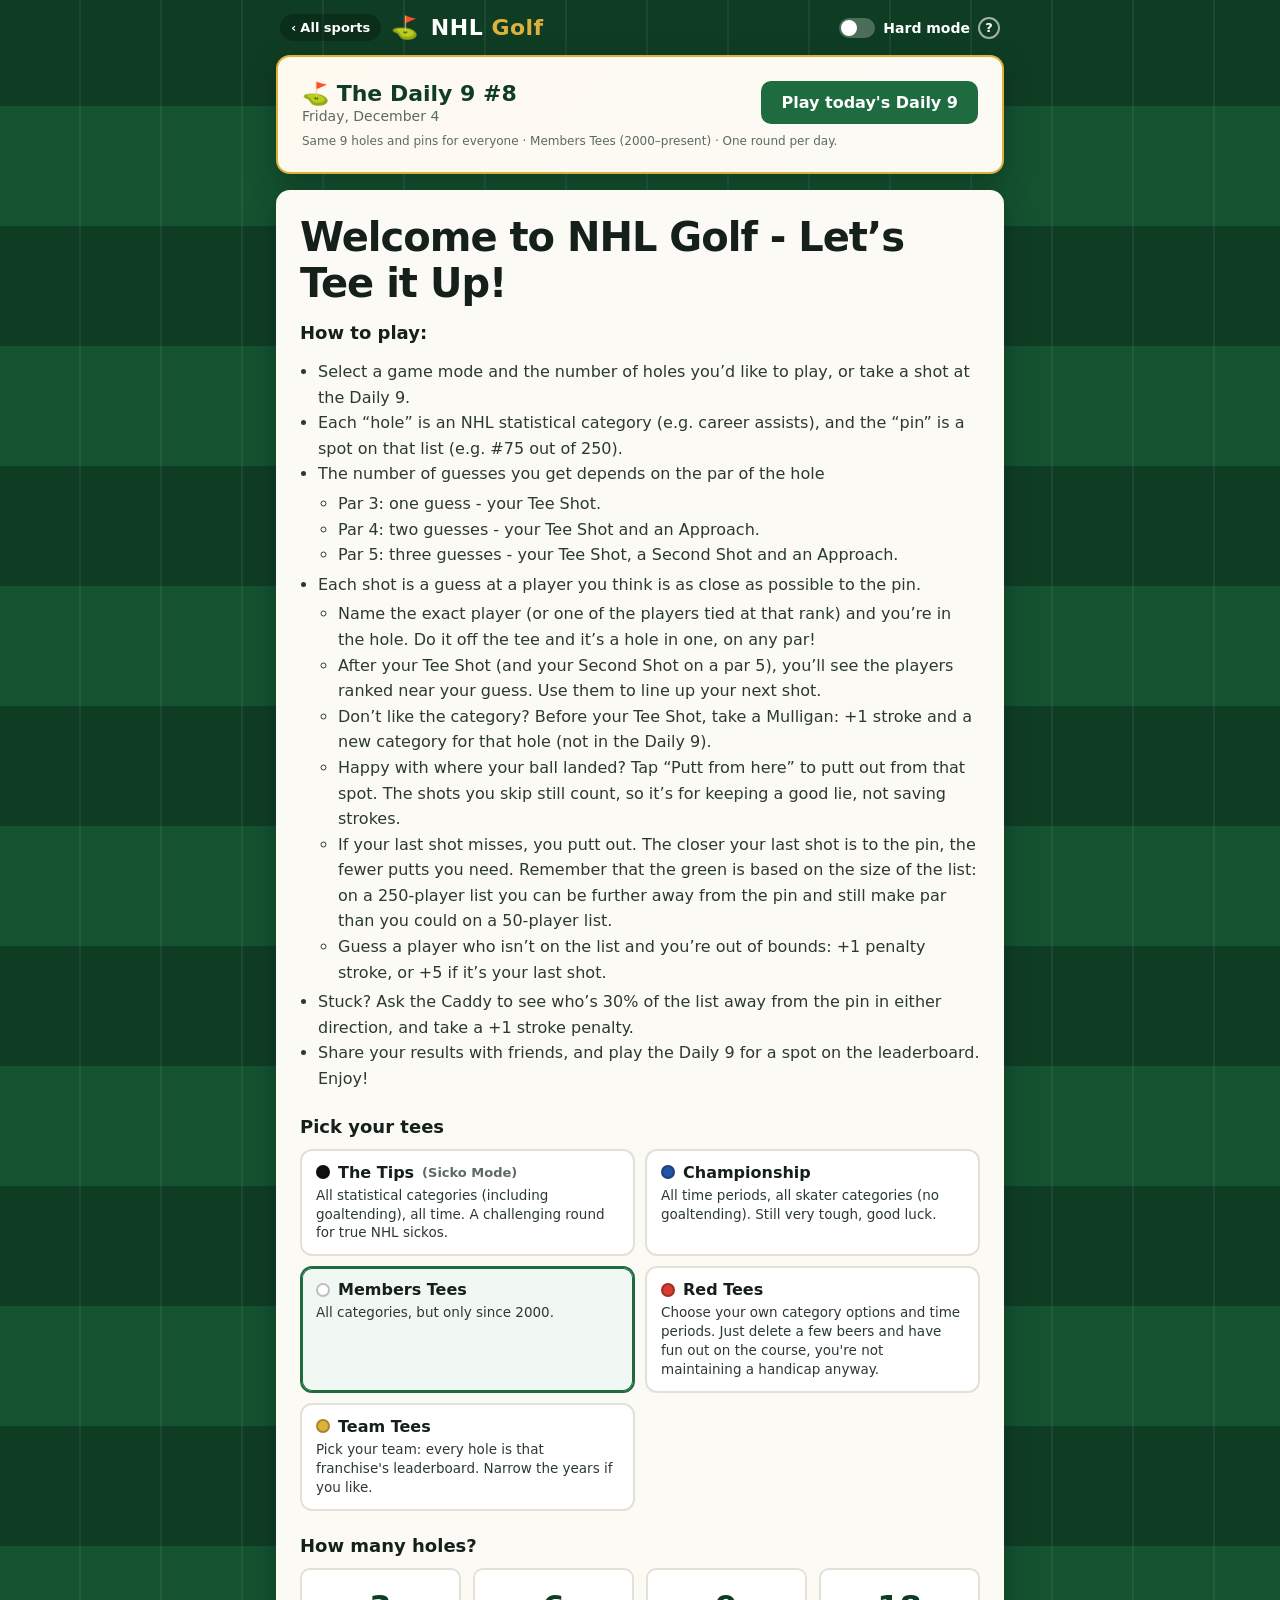
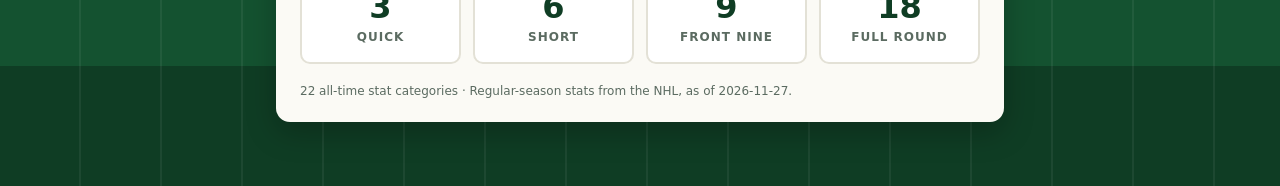
<file: nhl/index.html>
<!doctype html>
<html lang="en">
<head>
  <meta charset="utf-8" />
  <meta name="viewport" content="width=device-width, initial-scale=1, viewport-fit=cover" />
  <meta name="claude:viewport-fit-sides" content="cover">
  <title>NHL Golf</title>
  <meta name="description" content="Name the player closest to a random spot on an all-time NHL leaderboard. Scored like golf, with a Daily 9 for everyone." />
  <meta property="og:type" content="website" />
  <meta property="og:site_name" content="Sports.......But Make it Golf" />
  <meta property="og:title" content="NHL Golf — Sports.......But Make it Golf" />
  <meta property="og:description" content="Name the player closest to a random spot on an all-time NHL leaderboard. Scored like golf, with a Daily 9 for everyone." />
  <meta property="og:url" content="https://sportsbutmakeitgolf.com/nhl/" />
  <meta property="og:image" content="https://sportsbutmakeitgolf.com/og.png" />
  <meta property="og:image:width" content="1200" />
  <meta property="og:image:height" content="630" />
  <meta property="og:image:alt" content="Sports.......But Make it Golf: sports trivia, scored like golf" />
  <meta name="twitter:card" content="summary_large_image" />
  <meta name="twitter:title" content="NHL Golf — Sports.......But Make it Golf" />
  <meta name="twitter:description" content="Name the player closest to a random spot on an all-time NHL leaderboard. Scored like golf, with a Daily 9 for everyone." />
  <meta name="twitter:image" content="https://sportsbutmakeitgolf.com/og.png" />
  <link rel="icon" href="data:image/svg+xml,%3Csvg xmlns='http://www.w3.org/2000/svg' viewBox='0 0 100 100'%3E%3Ctext y='.9em' font-size='90'%3E%E2%9B%B3%3C/text%3E%3C/svg%3E" />
  <link rel="stylesheet" href="../shared/game.css?v=28" />
</head>
<body>
  <header class="topbar">
    <div class="brand-wrap">
      <a class="all-sports" id="allSportsLink" href="../" aria-label="All sports" title="All sports">‹ <span>All sports</span></a>
      <a class="brand" id="brandLink" href="./" aria-label="NHL Golf home"><span class="flag">⛳</span> NHL <em>Golf</em></a>
    </div>
    <div id="hardToggle" class="hard-wrap">
      <label class="hard-toggle">
        <input type="checkbox" id="hardMode" /> <span class="switch" aria-hidden="true"></span> Hard mode
      </label>
      <button id="hardHelp" class="help-btn" type="button" aria-label="What is Hard mode?" aria-expanded="false" aria-controls="hardTip">?</button>
      <div id="hardTip" class="help-tip hidden" role="tooltip">For an additional challenge, hide the statistic for the pin player (i.e. you'll only see the ranking, not the underlying statistic).</div>
    </div>
    <div id="totalBadge" class="total-badge hidden">Score <strong id="totalScore">0</strong></div>
  </header>

  <main>
    <!-- Setup -->
    <section id="setup" class="screen">
      <div id="challengeCard" class="card challenge-card hidden">
        <div class="daily-head">
          <div>
            <div class="daily-kicker">🏌️ You've been challenged!</div>
            <div class="daily-date" id="challengeWhat"></div>
          </div>
          <button id="challengeBtn" class="primary">Accept challenge</button>
        </div>
        <p class="fine daily-note" id="challengeNote"></p>
      </div>
      <div class="card daily-card">
        <div class="daily-head">
          <div>
            <div class="daily-kicker">⛳ The Daily 9 #<span id="dailyNum">1</span></div>
            <div class="daily-date" id="dailyDate"></div>
          </div>
          <button id="dailyBtn" class="primary">Play today's Daily 9</button>
        </div>
        <p class="fine daily-note" id="dailyNote"></p>
      </div>
      <div class="card hero">
        <h1>Welcome to NHL Golf - Let’s Tee it Up!</h1>
        <h2 class="howto">How to play:</h2>
        <ul class="rules">
          <li>Select a game mode and the number of holes you’d like to play, or take a shot at the Daily 9.</li>
          <li>Each “hole” is an NHL statistical category (e.g. career assists), and the “pin” is a spot on that list (e.g. #75 out of 250).</li>
          <li>The number of guesses you get depends on the par of the hole
            <ul>
              <li>Par 3: one guess - your Tee Shot.</li>
              <li>Par 4: two guesses - your Tee Shot and an Approach.</li>
              <li>Par 5: three guesses - your Tee Shot, a Second Shot and an Approach.</li>
            </ul>
          </li>
          <li>Each shot is a guess at a player you think is as close as possible to the pin.
            <ul>
              <li>Name the exact player (or one of the players tied at that rank) and you’re in the hole. Do it off the tee and it’s a hole in one, on any par!</li>
              <li>After your Tee Shot (and your Second Shot on a par 5), you’ll see the players ranked near your guess. Use them to line up your next shot.</li>
              <li>Don’t like the category? Before your Tee Shot, take a Mulligan: +1 stroke and a new category for that hole (not in the Daily 9).</li>
              <li>Happy with where your ball landed? Tap “Putt from here” to putt out from that spot. The shots you skip still count, so it’s for keeping a good lie, not saving strokes.</li>
              <li>If your last shot misses, you putt out. The closer your last shot is to the pin, the fewer putts you need. Remember that the green is based on the size of the list: on a 250-player list you can be further away from the pin and still make par than you could on a 50-player list.</li>
              <li>Guess a player who isn’t on the list and you’re out of bounds: +1 penalty stroke, or +5 if it’s your last shot.</li>
            </ul>
          </li>
          <li>Stuck? Ask the Caddy to see who’s 30% of the list away from the pin in either direction, and take a +1 stroke penalty.</li>
          <li>Share your results with friends, and play the Daily 9 for a spot on the leaderboard. Enjoy!</li>
        </ul>

        <h2>Pick your tees</h2>
        <div class="tees" role="radiogroup" aria-label="Game mode">
          <label class="tee tee-tips"><input type="radio" name="tee" value="tips" />
            <span class="tee-name"><i class="tee-dot"></i>The Tips <small>(Sicko Mode)</small></span>
            <span class="tee-copy">All statistical categories (including goaltending), all time. A challenging round for true NHL sickos.</span>
          </label>
          <label class="tee tee-champ"><input type="radio" name="tee" value="champ" />
            <span class="tee-name"><i class="tee-dot"></i>Championship</span>
            <span class="tee-copy">All time periods, all skater categories (no goaltending). Still very tough, good luck.</span>
          </label>
          <label class="tee tee-members"><input type="radio" name="tee" value="members" checked />
            <span class="tee-name"><i class="tee-dot"></i>Members Tees</span>
            <span class="tee-copy">All categories, but only since 2000.</span>
          </label>
          <label class="tee tee-red"><input type="radio" name="tee" value="red" />
            <span class="tee-name"><i class="tee-dot"></i>Red Tees</span>
            <span class="tee-copy">Choose your own category options and time periods. Just delete a few beers and have fun out on the course, you're not maintaining a handicap anyway.</span>
          </label>
          <label class="tee tee-team"><input type="radio" name="tee" value="team" />
            <span class="tee-name"><i class="tee-dot"></i>Team Tees</span>
            <span class="tee-copy">Pick your team: every hole is that franchise's leaderboard. Narrow the years if you like.</span>
          </label>
        </div>

        <fieldset id="redOptions" class="red-options hidden">
          <legend>Categories</legend>
          <div class="team-row hidden" id="teamRow">
            <label>Team <select id="teamPick"></select></label>
          </div>
          <div class="fams">
            <label><input type="checkbox" name="fam" value="score" checked /> Scoring</label>
            <label><input type="checkbox" name="fam" value="skate" checked /> Skating &amp; Physical</label>
            <label><input type="checkbox" name="fam" value="goal" /> Goaltending</label>
          </div>
          <div class="years">
            <label>From <select id="yearFrom"></select></label>
            <label>To <select id="yearTo"></select></label>
          </div>
          <div class="era-chips" id="eraChips" aria-label="Quick year ranges"></div>
          <p class="fine">Seasons are labeled by the year they end (2024 = the 2023-24 season). Hits start in 2005-06.</p>
          <p id="redNote" class="fine red-note"></p>
        </fieldset>

        <h2>How many holes?</h2>
        <div class="hole-choices">
          <button class="choice" data-holes="3">3<span>Quick</span></button>
          <button class="choice" data-holes="6">6<span>Short</span></button>
          <button class="choice" data-holes="9">9<span>Front nine</span></button>
          <button class="choice" data-holes="18">18<span>Full round</span></button>
        </div>
        <p class="fine" id="dataNote"></p>
      </div>
    </section>

    <!-- Hole -->
    <section id="hole" class="screen hidden">
      <div class="round-bar">
        <button id="homeBtn" class="bar-btn" type="button">← Home</button>
        <button id="reteeBtn" class="bar-btn" type="button" title="Start over from hole 1 with a fresh course, same settings">↺ Re-Tee</button>
      </div>
      <div class="card">
        <div class="hole-head">
          <div class="head-main">
            <h2 id="catName" class="cat-name">Category</h2>
            <span id="mullTag" class="mull-tag hidden"></span>
            <p id="catNote" class="cat-note hidden"></p>
          </div>
          <div class="badges">
            <div id="parBadge" class="hole-badge hb-members">
              <div class="hb-label">Par</div>
              <div class="hb-num" id="holePar">4</div>
            </div>
            <div id="holeBadge" class="hole-badge hb-members" title="Hole">
              <div class="hb-label">Hole</div>
              <div class="hb-num"><span id="holeNum">1</span><small>/<span id="holeCount">9</span></small></div>
            </div>
          </div>
        </div>
        <div class="pin-line">
          <span class="pin-label">Pin</span><span class="pin-who">– who is</span><span class="pin-rank">#<span id="parRank">1</span></span><span id="pinStat" class="pin-stat"></span><span class="pin-of">out of <span id="listSize">50</span></span>
        </div>
        <div id="holeViz" class="hole-viz"></div>

        <div id="caddyBox" class="caddy-box hidden" aria-live="polite"></div>
        <div id="reveal" class="reveal hidden" aria-live="polite"></div>
        <div id="shotName" class="shot-name hidden"></div>
        <form id="guessForm" autocomplete="off">
          <div class="ac-wrap">
            <input id="guessInput" type="text" placeholder="Type a player's name…" aria-label="Player name" aria-autocomplete="list" aria-controls="acList" />
            <ul id="acList" class="ac-list hidden" role="listbox"></ul>
          </div>
          <button id="guessBtn" type="submit" class="primary">Swing</button>
        </form>
        <button id="puttBtn" type="button" class="putt-btn hidden">⛳ Putt from here <span>the shots you skip still count</span></button>
        <div class="extra-btns">
          <button id="mullBtn" type="button" class="caddy-btn mull-btn hidden">🔄 Mulligan <span>+1</span></button>
          <button id="caddyBtn" type="button" class="caddy-btn">🏌️ Ask the Caddy <span>+1</span></button>
        </div>

        <div id="result" class="result hidden">
          <div class="result-top">
            <div>
              <div id="resultLabel" class="result-label">Birdie</div>
              <div id="resultDetail" class="result-detail"></div>
            </div>
            <div class="strokes"><span id="resultStrokes">0</span><small>to par</small></div>
          </div>
          <ol id="board" class="board"></ol>
          <button id="nextBtn" class="primary wide">Next hole →</button>
        </div>
      </div>

      <div class="card scorecard-card">
        <h3>Scorecard</h3>
        <div class="scorecard-scroll"><table id="scorecard" class="scorecard"></table></div>
      </div>
    </section>

    <!-- Final -->
    <section id="final" class="screen hidden">
      <div class="card hero">
        <div class="final-label">Round complete · <span id="finalTee"></span></div>
        <div class="final-score"><span id="finalScore">0</span><small id="finalSub"></small></div>
        <div id="finalRank" class="final-rank"></div>
        <p id="finalVerdict" class="lede final-verdict"></p>
        <div class="scorecard-scroll"><table id="finalCard" class="scorecard"></table></div>
        <textarea id="shareText" class="share-text" rows="12" readonly hidden aria-label="Your scorecard"></textarea>
        <div id="challengeResult" class="challenge-result hidden"></div>
        <div id="dailyBoard" class="daily-board hidden"></div>
        <div class="final-actions">
          <button id="shareBtn" class="ghost">Share your card</button>
          <button id="challengeSendBtn" class="ghost" title="Send a friend a link to this exact course">⚔️ Challenge</button>
          <button id="reteeFinalBtn" class="ghost" title="Play a fresh course with the same settings">↺ Re-Tee</button>
          <button id="againBtn" class="primary">Play again</button>
        </div>
      </div>
    </section>
  </main>

  <dialog id="caddyDialog" class="caddy-dialog" aria-labelledby="caddyTitle">
    <form method="dialog">
      <h3 id="caddyTitle">🏌️ Ask the Caddy?</h3>
      <p>Add +1 to your score, but reveal the player(s) who are 30% away from the pin in either direction</p>
      <div class="caddy-actions">
        <button value="no" class="ghost">Never mind</button>
        <button value="yes" class="primary" autofocus>Ask the Caddy (+1)</button>
      </div>
    </form>
  </dialog>

  <script>window.GOLF = {"name": "NHL Golf", "key": "nhlgolf", "dailySeed": "nhl-golf-daily:", "dailyEpoch": "2026-11-27", "uniformFirstDaily": false, "source": "the NHL", "leaderboard": true, "lbSport": "nhl", "allFams": ["score", "skate", "goal"], "tees": {"champ": ["score", "skate"], "members": ["score", "skate", "goal"]}, "membersFrom": 2000};</script>
  <script src="../shared/leaderboard-config.js?v=12"></script>
  <script src="../shared/game.js?v=37"></script>
  <!-- Cloudflare Web Analytics: cookieless page-view counts (see docs/traffic-analytics.md) -->
  <script defer src="https://static.cloudflareinsights.com/beacon.min.js" data-cf-beacon='{"token": "491b1652aaf04bb68538096815c8875a"}'></script>
</body>
</html>
</file>
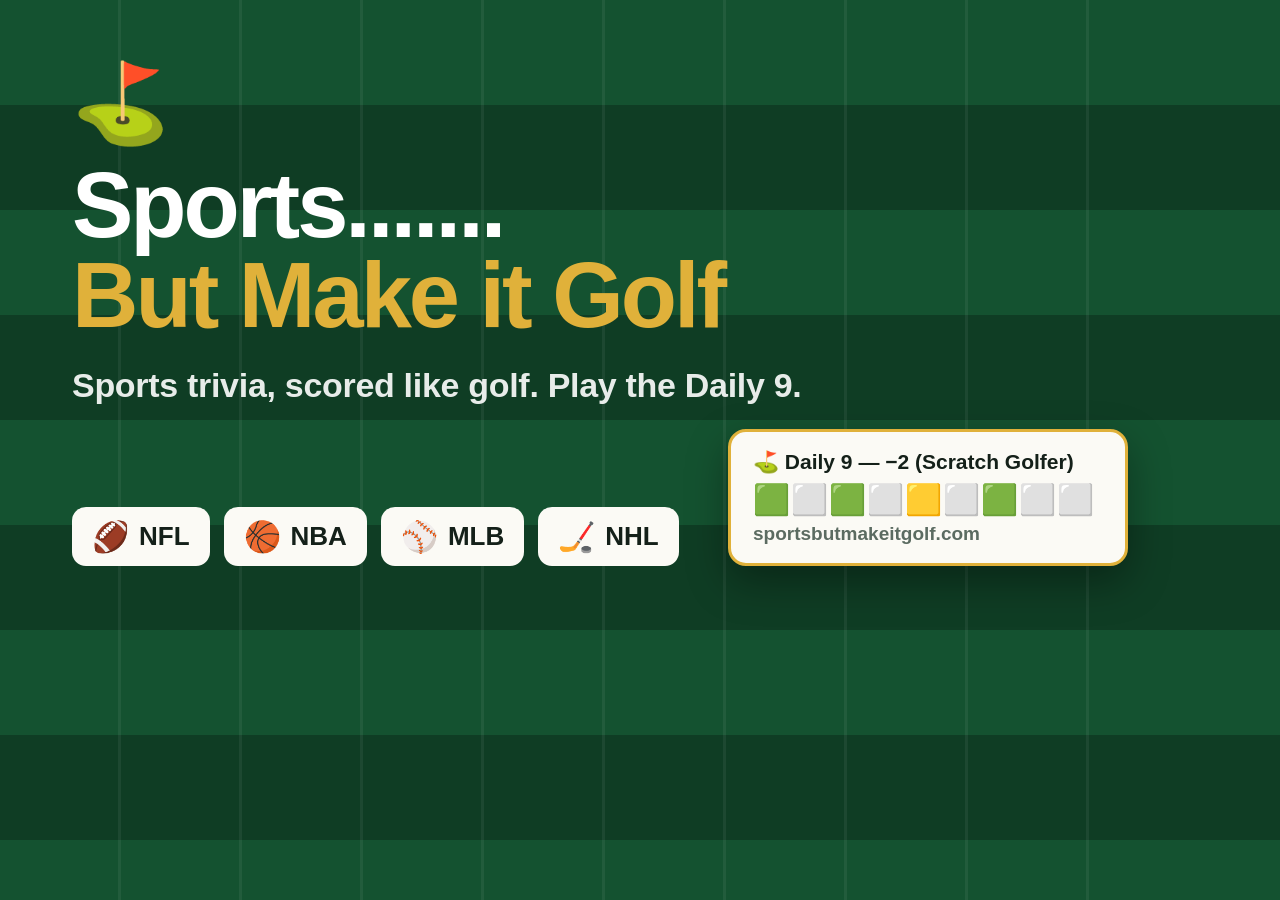
<file: tools/og/og.html>
<!doctype html>
<!-- Link-preview card (Open Graph image). Re-render with: python3 tools/og/render.py -->
<html lang="en">
<head>
<meta charset="utf-8" />
<style>
  * { box-sizing: border-box; margin: 0; }
  html, body { width: 1200px; height: 630px; overflow: hidden; }
  body {
    font-family: -apple-system, "SF Pro Display", "Helvetica Neue", Arial, sans-serif;
    color: #fff; position: relative;
    background:
      repeating-linear-gradient(90deg, transparent 0 118px, rgba(255,255,255,.06) 118px 121px),
      repeating-linear-gradient(0deg, #0f3d24 0 105px, #145230 105px 210px);
  }
  .wrap { position: absolute; inset: 0; padding: 64px 72px; display: flex; flex-direction: column; }
  .flag { font-size: 78px; line-height: 1; }
  h1 { margin-top: 18px; font-size: 92px; font-weight: 900; letter-spacing: -3px; line-height: .98; }
  h1 span { display: block; color: #e0b13a; }
  .tag { margin-top: 26px; font-size: 34px; font-weight: 600; color: rgba(255,255,255,.9); letter-spacing: -.3px; }
  .bottom { margin-top: auto; display: flex; align-items: flex-end; justify-content: space-between; }
  .sports { display: flex; gap: 14px; }
  .sport {
    display: flex; align-items: center; gap: 10px; padding: 12px 20px; border-radius: 14px;
    background: #fbfaf5; color: #142019; font-size: 26px; font-weight: 900;
  }
  .sport i { font-style: normal; font-size: 30px; }
  .sport.soon { background: rgba(251,250,245,.22); color: rgba(255,255,255,.75); }
  .sport.soon i { filter: grayscale(1); opacity: .75; }
  .card {
    background: #fbfaf5; color: #142019; border-radius: 18px; padding: 18px 22px; width: 400px;
    box-shadow: 0 16px 40px rgba(0,0,0,.35); border: 3px solid #e0b13a;
  }
  .card b { display: block; font-size: 21px; font-weight: 800; }
  .card .grid { font-size: 30px; letter-spacing: 1px; white-space: nowrap; margin-top: 8px; }
  .card .score { font-size: 19px; color: #5b6b61; margin-top: 6px; font-weight: 600; }
</style>
</head>
<body>
  <div class="wrap">
    <div class="flag">⛳</div>
    <h1>Sports.......<span>But Make it Golf</span></h1>
    <p class="tag">Sports trivia, scored like golf. Play the Daily 9.</p>
    <div class="bottom">
      <div class="sports">
        <div class="sport"><i>🏈</i>NFL</div>
        <div class="sport"><i>🏀</i>NBA</div>
        <div class="sport"><i>⚾</i>MLB</div>
        <div class="sport"><i>🏒</i>NHL</div>
      </div>
      <div class="card">
        <b>⛳ Daily 9 — −2 (Scratch Golfer)</b>
        <div class="grid">🟩⬜🟩⬜🟨⬜🟩⬜⬜</div>
        <div class="score">sportsbutmakeitgolf.com</div>
      </div>
    </div>
  </div>
</body>
</html>
</file>
<file: landing.css>
:root {
  --turf: #0f3d24;
  --turf-2: #145230;
  --fairway: #1d6b3f;
  --card: #fbfaf5;
  --ink: #142019;
  --muted: #5b6b61;
  --line: #e3e1d6;
  --gold: #e0b13a;
  color-scheme: light;
}
* { box-sizing: border-box; }
html, body { margin: 0; }
body {
  font-family: ui-sans-serif, system-ui, -apple-system, "Segoe UI", Roboto, sans-serif;
  color: #fff;
  min-height: 100vh;
  background:
    repeating-linear-gradient(90deg, transparent 0 79px, rgba(255,255,255,.06) 79px 81px),
    repeating-linear-gradient(0deg, var(--turf) 0 120px, var(--turf-2) 120px 240px);
}

.landing {
  max-width: 820px; margin: 0 auto; padding-block: 56px 64px;
  padding-left: max(20px, env(safe-area-inset-left, 0px));
  padding-right: max(20px, env(safe-area-inset-right, 0px));
}

.banner { text-align: center; margin-bottom: 40px; }
.banner-flag { font-size: 44px; line-height: 1; margin-bottom: 10px; }
.banner h1 {
  margin: 0; font-size: clamp(34px, 7vw, 64px); font-weight: 900; letter-spacing: -1.5px; line-height: 1.05;
  text-wrap: balance;
}
.banner h1 span { color: var(--gold); display: block; }
.tagline {
  max-width: 620px; margin: 18px auto 0; font-size: clamp(16px, 2.4vw, 19px); line-height: 1.55;
  color: rgba(255,255,255,.88); text-wrap: pretty;
}

.sports { display: grid; grid-template-columns: repeat(2, 1fr); gap: 16px; }
.sport {
  display: flex; flex-direction: column; align-items: center; justify-content: center; gap: 6px;
  min-height: 170px; padding: 22px 16px; border-radius: 18px; text-align: center; text-decoration: none;
  background: var(--card); color: var(--ink); border: 3px solid transparent;
  box-shadow: 0 12px 30px rgba(0,0,0,.28);
}
.sport-icon { font-size: 44px; line-height: 1; }
.sport-name { font-size: 28px; font-weight: 900; letter-spacing: -.5px; }
.sport-sub { font-size: 15px; font-weight: 700; color: var(--muted); }

.sport.live { border-color: var(--gold); transition: transform .12s, box-shadow .12s; }
.sport.live .sport-sub { color: var(--fairway); }
.sport.live:hover { transform: translateY(-3px); box-shadow: 0 16px 36px rgba(0,0,0,.34); }
.sport.live:focus-visible { outline: 3px solid var(--gold); outline-offset: 4px; }

.sport.soon { background: rgba(251,250,245,.55); cursor: default; box-shadow: none; }
.sport.soon .sport-icon { filter: grayscale(1); opacity: .6; }
.sport.soon .sport-name { color: #3d4a42; }

@media (max-width: 520px) {
  .landing { padding-top: 36px; }
  .sports { grid-template-columns: 1fr; }
  .sport {
    min-height: 0; display: grid; grid-template-columns: auto 1fr; grid-template-areas: "icon name" "icon sub";
    column-gap: 16px; row-gap: 2px; justify-items: start; text-align: left; padding: 18px 22px;
  }
  .sport-icon { grid-area: icon; font-size: 40px; align-self: center; }
  .sport-name { grid-area: name; font-size: 24px; white-space: nowrap; }
  .sport-sub { grid-area: sub; }
}
@media (prefers-reduced-motion: reduce) { * { transition: none !important; } }
</file>
<file: shared/game.css>
:root {
  --turf: #0f3d24;
  --turf-2: #145230;
  --fairway: #1d6b3f;
  --card: #fbfaf5;
  --ink: #142019;
  --muted: #5b6b61;
  --line: #e3e1d6;
  --gold: #e0b13a;
  --flag: #d63c2f;
  --good: #1d7a45;
  --bad: #b23a2e;
  --radius: 14px;
}
* { box-sizing: border-box; }
html, body { margin: 0; }
:root { color-scheme: light; }
body {
  font-family: ui-sans-serif, system-ui, -apple-system, "Segoe UI", Roboto, sans-serif;
  color: var(--ink);
  min-height: 100vh;
  background:
    repeating-linear-gradient(90deg, transparent 0 79px, rgba(255,255,255,.06) 79px 81px),
    repeating-linear-gradient(0deg, var(--turf) 0 120px, var(--turf-2) 120px 240px);
}
.hidden { display: none !important; }

.topbar {
  display: flex; justify-content: space-between; align-items: center;
  padding-block: 14px; color: #fff; max-width: 760px; margin: 0 auto;
  padding-left: max(20px, env(safe-area-inset-left, 0px));
  padding-right: max(20px, env(safe-area-inset-right, 0px));
}
.brand-wrap { display: flex; align-items: center; gap: 10px; min-width: 0; }
.all-sports { display: inline-flex; align-items: center; gap: 4px; padding: 6px 11px; border-radius: 999px; background: rgba(0,0,0,.25);
  color: #fff; text-decoration: none; font-size: 13px; font-weight: 700; white-space: nowrap; }
.all-sports:hover { background: rgba(0,0,0,.4); }
.all-sports:focus-visible { outline: 3px solid var(--gold); outline-offset: 2px; }
@media (max-width: 430px) { .all-sports span { display: none; } .all-sports { padding: 6px 10px; font-size: 16px; } }
.brand { font-weight: 800; font-size: 22px; letter-spacing: .5px; color: inherit; text-decoration: none; }
.brand:focus-visible { outline: 3px solid var(--gold); outline-offset: 4px; border-radius: 6px; }
.brand em { font-style: normal; color: var(--gold); }
.flag { margin-right: 4px; }
.hard-wrap { position: relative; display: flex; align-items: center; gap: 8px; }
.help-btn {
  width: 22px; height: 22px; padding: 0; border-radius: 50%; border: 2px solid rgba(255,255,255,.6);
  background: transparent; color: #fff; font-size: 13px; font-weight: 800; line-height: 1;
}
.help-btn:hover, .help-btn[aria-expanded="true"] { background: rgba(255,255,255,.2); }
.help-tip {
  position: absolute; z-index: 20; top: calc(100% + 10px); right: 0; width: min(280px, 80vw);
  background: var(--card); color: var(--ink); font-size: 14px; font-weight: 500; line-height: 1.45;
  padding: 12px 14px; border-radius: 10px; box-shadow: 0 10px 24px rgba(0,0,0,.3);
}
.help-tip::before { content: ""; position: absolute; top: -6px; right: 6px; border: 6px solid transparent; border-top: 0; border-bottom-color: var(--card); }
.hard-toggle { display: inline-flex; align-items: center; gap: 8px; font-size: 14px; font-weight: 700; cursor: pointer; user-select: none; }
.hard-toggle input { position: absolute; opacity: 0; width: 1px; height: 1px; }
.hard-toggle .switch { width: 36px; height: 20px; border-radius: 999px; background: rgba(255,255,255,.25); position: relative; transition: background .15s; }
.hard-toggle .switch::after { content: ""; position: absolute; top: 2px; left: 2px; width: 16px; height: 16px; border-radius: 50%; background: #fff; transition: transform .15s; }
.hard-toggle input:checked + .switch { background: var(--flag); }
.hard-toggle input:checked + .switch::after { transform: translateX(16px); }
.hard-toggle input:focus-visible + .switch { outline: 3px solid var(--gold); outline-offset: 2px; }
.total-badge { background: rgba(0,0,0,.3); padding: 6px 14px; border-radius: 999px; font-size: 14px; }
.total-badge strong { font-size: 18px; margin-left: 4px; color: var(--gold); }

main {
  max-width: 760px; margin: 0 auto; padding-block: 0 48px;
  padding-left: max(16px, env(safe-area-inset-left, 0px));
  padding-right: max(16px, env(safe-area-inset-right, 0px));
}
.card {
  /* The card is always light, so pin light form controls even when the viewer is in dark mode. */
  color-scheme: light; color: var(--ink);
  background: var(--card); border-radius: var(--radius); padding: 24px;
  box-shadow: 0 10px 30px rgba(0,0,0,.25); margin-bottom: 16px;
}
h1 { margin: 0 0 8px; font-size: 40px; letter-spacing: -1px; }
h2 { margin: 24px 0 12px; font-size: 18px; }
h3 { margin: 0 0 10px; font-size: 14px; text-transform: uppercase; letter-spacing: 1px; color: var(--muted); }
.lede { font-size: 17px; line-height: 1.5; color: #2b3a31; }
.rules { padding-left: 18px; line-height: 1.6; color: #2b3a31; }
.rules ul { padding-left: 20px; margin: 4px 0; }
.howto { margin-top: 16px; }
.fine { font-size: 12px; color: var(--muted); margin: 20px 0 0; }

button { font: inherit; cursor: pointer; border: 0; border-radius: 10px; }
.primary { background: var(--fairway); color: #fff; padding: 12px 20px; font-weight: 700; }
.primary:hover { background: #237d4b; }
.primary:disabled { opacity: .5; cursor: default; }
.ghost { background: transparent; border: 2px solid var(--fairway); color: var(--fairway); padding: 10px 18px; font-weight: 700; }
.wide { width: 100%; margin-top: 16px; }

.hole-choices { display: grid; grid-template-columns: repeat(4, 1fr); gap: 12px; }
.choice {
  background: #fff; border: 2px solid var(--line); padding: 18px 8px; font-size: 32px; font-weight: 800; color: var(--turf);
  display: flex; flex-direction: column; align-items: center; transition: transform .1s, border-color .1s;
}
.choice span { font-size: 12px; font-weight: 600; color: var(--muted); text-transform: uppercase; letter-spacing: 1px; margin-top: 4px; }
.choice:hover:not(:disabled) { border-color: var(--fairway); transform: translateY(-2px); }
.choice:disabled { opacity: .5; cursor: default; }
button:focus-visible, .choice:focus-visible { outline: 3px solid var(--gold); outline-offset: 2px; }
.share-text { width: 100%; margin-top: 16px; font: inherit; font-size: 14px; padding: 10px; border: 2px solid var(--line); border-radius: 10px; background: #fff; color: var(--ink); }
@media (prefers-reduced-motion: reduce) { * { transition: none !important; scroll-behavior: auto !important; } }

.tees { display: grid; grid-template-columns: repeat(2, 1fr); gap: 10px; }
.tee {
  position: relative; display: flex; flex-direction: column; gap: 4px; cursor: pointer;
  background: #fff; border: 2px solid var(--line); border-radius: 12px; padding: 12px 14px;
}
.tee input { position: absolute; opacity: 0; pointer-events: none; }
.tee:hover { border-color: #b9c9bd; }
.tee:has(input:checked) { border-color: var(--fairway); background: #f1f8f3; box-shadow: inset 0 0 0 1px var(--fairway); }
.tee:has(input:focus-visible) { outline: 3px solid var(--gold); outline-offset: 2px; }
.tee-name { font-weight: 800; font-size: 16px; display: flex; align-items: center; gap: 8px; }
.tee-name small { font-weight: 600; color: var(--muted); font-size: 13px; }
.tee-copy { font-size: 13.5px; line-height: 1.4; color: #2b3a31; }
.tee-dot { width: 14px; height: 14px; border-radius: 50%; flex: none; border: 2px solid rgba(0,0,0,.25); }
.tee-tips .tee-dot { background: #111; }
.tee-champ .tee-dot { background: #2453a6; }
.tee-members .tee-dot { background: #fff; }
.tee-red .tee-dot { background: var(--flag); }

.red-options { margin: 12px 0 0; border: 2px solid var(--line); border-radius: 12px; padding: 10px 14px 12px; background: #fff; }
.red-options legend { font-weight: 700; font-size: 13px; text-transform: uppercase; letter-spacing: 1px; color: var(--muted); padding: 0 4px; }
.fams { display: flex; flex-wrap: wrap; gap: 8px 18px; }
.fams label, .years label { display: inline-flex; align-items: center; gap: 6px; font-size: 15px; cursor: pointer; }
.fams input { width: 17px; height: 17px; accent-color: var(--fairway); }
.years { display: flex; gap: 18px; margin-top: 12px; }
.years select { font: inherit; font-size: 15px; padding: 6px 8px; border: 2px solid var(--line); border-radius: 8px; background: #fff; color: var(--ink); }
.red-note { margin-top: 10px; }
.red-note.warn { color: var(--bad); font-weight: 600; }

.hole-tee { margin-top: 14px; font-size: 12px; font-weight: 700; text-transform: uppercase; letter-spacing: 1px; color: var(--muted); }
.hole-tee + .cat-name { margin-top: 2px; }

.daily-card { background: linear-gradient(135deg, #fffaf0, var(--card)); border: 2px solid var(--gold); }
.daily-head { display: flex; justify-content: space-between; align-items: center; gap: 16px; }
.daily-kicker { font-weight: 900; font-size: 22px; color: var(--turf); }
.daily-date { color: var(--muted); font-size: 14px; margin-top: 2px; }
.daily-note { margin-top: 10px; }
.daily-board { margin-top: 20px; border-top: 1px solid var(--line); padding-top: 16px; }
.post-form { display: flex; gap: 10px; }
.post-form input {
  flex: 1; font: inherit; font-size: 16px; padding: 10px 12px; border: 2px solid var(--line); border-radius: 10px;
  background: #fff; color: var(--ink); -webkit-text-fill-color: var(--ink); outline: none;
}
.post-form input:focus { border-color: var(--fairway); }
.lb-list { list-style: none; margin: 8px 0 0; padding: 0; border: 1px solid var(--line); border-radius: 10px; background: #fff; }
.lb-list:empty { display: none; }
.lb-list li { display: grid; grid-template-columns: 56px 1fr auto; gap: 8px; padding: 7px 12px; border-bottom: 1px solid #f0efe8; font-size: 15px; }
.lb-list li:last-child { border-bottom: 0; }
.lb-list .rk, .lb-list .val { color: var(--muted); font-variant-numeric: tabular-nums; }
.lb-list li.me { background: #e4f3e9; font-weight: 700; }

.round-bar { display: flex; justify-content: space-between; margin-bottom: 10px; }
.bar-btn { background: rgba(0,0,0,.28); color: #fff; padding: 7px 14px; border-radius: 999px; font-size: 14px; font-weight: 700; }
.bar-btn:hover { background: rgba(0,0,0,.45); }

.challenge-card { border: 2px solid var(--flag); background: linear-gradient(135deg, #fff4f2, var(--card)); }
.challenge-result { margin-top: 16px; padding: 12px 14px; border-radius: 10px; background: #fff4f2; border: 1px solid #f3c9c3; font-size: 16px; }
.scorecard .rival-row td { color: var(--muted); background: #faf9f4; }
.scorecard .rival-row td.beat { color: var(--bad); font-weight: 700; }

.caddy-btn {
  display: block; margin: 12px auto 0; padding: 8px 16px; border-radius: 999px; font-size: 15px; font-weight: 700;
  background: #fff; color: var(--fairway); border: 2px dashed #b9c9bd;
}
.caddy-btn:hover { border-color: var(--fairway); background: #f1f8f3; }
.caddy-btn span { color: var(--flag); margin-left: 4px; }
.caddy-box { margin: 0 0 14px; padding: 12px 14px; border-radius: 12px; background: #fff8e6; border: 1px solid #f0d58c; font-size: 15px; }
.caddy-box .caddy-head { font-weight: 800; margin-bottom: 6px; }
.caddy-box .caddy-head small { font-weight: 600; color: var(--muted); }
.caddy-box ul { list-style: none; margin: 0; padding: 0; display: grid; gap: 4px; }
.caddy-box li b { font-variant-numeric: tabular-nums; }
.caddy-box .val { color: var(--muted); }
.caddy-box .fine { margin: 6px 0 0; }
.caddy-tag { font-size: 14px; font-weight: 700; color: var(--flag); margin-left: 8px; vertical-align: middle; }
.caddy-dialog {
  border: 0; border-radius: 16px; padding: 22px 24px; max-width: min(420px, calc(100vw - 32px));
  background: var(--card); color: var(--ink); box-shadow: 0 20px 50px rgba(0,0,0,.4);
}
.caddy-dialog::backdrop { background: rgba(10,30,18,.55); }
.caddy-dialog h3 { margin: 0 0 8px; font-size: 20px; text-transform: none; letter-spacing: 0; color: var(--ink); }
.caddy-dialog p { margin: 0 0 18px; font-size: 16px; line-height: 1.45; }
.caddy-actions { display: flex; gap: 10px; justify-content: flex-end; flex-wrap: wrap; }

.hole-head { display: flex; justify-content: space-between; align-items: flex-start; gap: 12px; }
.head-main { min-width: 0; }
.badges { display: flex; gap: 8px; flex: none; }
.hole-badge { flex: none; text-align: center; border-radius: 12px; padding: 7px 12px; min-width: 70px; border: 2px solid transparent; }
.hb-label { font-size: 10px; font-weight: 800; text-transform: uppercase; letter-spacing: 2px; opacity: .8; }
.hb-num { font-size: 26px; font-weight: 900; line-height: 1.05; font-variant-numeric: tabular-nums; }
.hb-num small { font-size: 15px; font-weight: 800; opacity: .75; margin-left: 1px; }
.hb-tips { background: #111; color: #fff; }
.hb-champ { background: #2453a6; color: #fff; }
.hb-members { background: #fff; color: var(--ink); border-color: #d6d3c4; }
.hb-red { background: var(--flag); color: #fff; }
.pin-line { display: flex; align-items: baseline; flex-wrap: wrap; gap: 0 8px; margin: 6px 0 2px; }
.pin-label { font-size: 12px; font-weight: 800; text-transform: uppercase; letter-spacing: 1.5px; color: var(--flag); }
.pin-rank { font-size: 30px; font-weight: 900; line-height: 1; color: var(--flag); }
.pin-stat { font-size: 18px; font-weight: 800; color: var(--ink); }
.pin-stat:empty { display: none; }
.pin-who { font-size: 15px; color: var(--muted); }
.pin-of { font-size: 15px; color: var(--muted); }
.pin-line { margin-bottom: 12px; }
@media (max-width: 430px) {
  .hole-badge { min-width: 56px; padding: 6px 8px; } .hb-num { font-size: 22px; }
  .pin-line { gap: 0 5px; } .pin-rank { font-size: 24px; } .pin-stat { font-size: 15px; } .pin-who, .pin-of { font-size: 13px; } .pin-label { font-size: 11px; letter-spacing: 1px; }
}
.hole-num { font-size: 15px; font-weight: 700; text-transform: uppercase; letter-spacing: 1px; color: var(--muted); }
.hole-par { margin: 4px 0 12px; font-size: 13px; font-weight: 700; color: var(--muted); }
.hole-par span:first-child { color: var(--ink); font-size: 16px; }
.hole-num span:first-child { color: var(--ink); font-size: 22px; }
.pin { text-align: center; background: var(--flag); color: #fff; border-radius: 12px; padding: 8px 16px; min-width: 92px; }
.pin-label { font-size: 11px; text-transform: uppercase; letter-spacing: 2px; opacity: .85; }
.pin-rank { font-size: 32px; font-weight: 900; line-height: 1; }
.cat-name { font-size: 28px; margin: 0 0 4px; letter-spacing: -.5px; line-height: 1.15; }
.cat-note { margin: 0 0 6px; font-size: 14px; font-weight: 600; color: var(--flag); }
.cat-sub { color: var(--muted); margin: 0 0 18px; }

#guessForm { display: flex; gap: 10px; }
.ac-wrap { position: relative; flex: 1; }
#guessInput {
  width: 100%; font: inherit; font-size: 17px; padding: 12px 14px; border-radius: 10px;
  border: 2px solid var(--line); background: #fff; outline: none;
  color: var(--ink); -webkit-text-fill-color: var(--ink); caret-color: var(--fairway);
}
#guessInput::placeholder { color: var(--muted); -webkit-text-fill-color: var(--muted); opacity: 1; }
#guessInput:disabled { color: var(--muted); -webkit-text-fill-color: var(--muted); }
#guessInput:focus { border-color: var(--fairway); }
.ac-list {
  position: absolute; z-index: 10; left: 0; right: 0; top: calc(100% + 4px); margin: 0; padding: 4px;
  list-style: none; background: #fff; color: var(--ink); border: 1px solid var(--line); border-radius: 10px;
  box-shadow: 0 10px 24px rgba(0,0,0,.15); max-height: 260px; overflow-y: auto;
}
.ac-list li { padding: 9px 12px; border-radius: 6px; cursor: pointer; }
.ac-list li.active, .ac-list li:hover { background: #e9f3ec; }
.ac-list li b { color: var(--fairway); }

.result { margin-top: 20px; border-top: 1px solid var(--line); padding-top: 18px; }
.result-top { display: flex; justify-content: space-between; align-items: center; gap: 12px; }
.result-label { font-size: 26px; font-weight: 900; }
.result-label.good { color: var(--good); }
.result-label.bad { color: var(--bad); }
.result-detail { color: var(--muted); margin-top: 2px; }
.strokes { text-align: center; }
.strokes span { display: block; font-size: 40px; font-weight: 900; line-height: 1; }
.strokes small { color: var(--muted); font-size: 12px; text-transform: uppercase; letter-spacing: 1px; }

.board {
  position: relative; list-style: none; margin: 16px 0 0; padding: 0; max-height: 320px; overflow-y: auto;
  border: 1px solid var(--line); border-radius: 10px; background: #fff;
}
.board li { display: grid; grid-template-columns: 72px 1fr auto; gap: 8px; padding: 7px 12px; border-bottom: 1px solid #f0efe8; font-size: 15px; }
.board li:last-child { border-bottom: 0; }
.board .rk { white-space: nowrap; color: var(--muted); font-variant-numeric: tabular-nums; }
.board .val { font-variant-numeric: tabular-nums; color: var(--muted); }
.board li.par { background: #fdeceb; }
.board li.par .rk::after { content: " ⛳"; }
.board li.guess { background: #e4f3e9; font-weight: 700; }
.board li.guess.par { background: linear-gradient(90deg, #fdeceb, #e4f3e9); }
.board li.inrange { background: #fafaf3; }

.scorecard-scroll { overflow-x: auto; }
.scorecard { border-collapse: collapse; width: 100%; font-size: 13px; font-variant-numeric: tabular-nums; }
.scorecard th, .scorecard td { border: 1px solid var(--line); padding: 6px 8px; text-align: center; white-space: nowrap; }
.scorecard th { background: #f2f1ea; font-weight: 700; color: var(--muted); }
.scorecard td.row-head, .scorecard th.row-head { text-align: left; font-weight: 700; color: var(--ink); background: #f2f1ea; }
.scorecard td.current { outline: 2px solid var(--fairway); outline-offset: -2px; }
.scorecard td.ace { color: var(--good); font-weight: 900; }
.scorecard td.under { color: var(--good); font-weight: 700; }
.scorecard td.ob { color: var(--bad); font-weight: 700; }
.scorecard .sc-name { display: block; margin-top: 2px; font-size: 11px; font-weight: 500; color: var(--muted); white-space: normal; line-height: 1.25; min-width: 80px; }
.scorecard td.ob .sc-name { color: var(--bad); }
.scorecard .cat-row td { white-space: normal; font-size: 11px; color: var(--muted); min-width: 90px; }

.final-label { text-transform: uppercase; letter-spacing: 2px; font-size: 13px; color: var(--muted); font-weight: 700; }
.final-score > span { font-size: 72px; font-weight: 900; color: var(--turf); line-height: 1; }
.final-score small { display: block; color: var(--muted); margin-top: 4px; }
.final-rank {
  display: inline-block; margin-top: 18px; padding: 8px 16px; border-radius: 999px;
  background: var(--turf); color: var(--gold); font-size: 22px; font-weight: 900; letter-spacing: .5px;
}
.final-verdict { margin-top: 8px; }
.final-actions { display: flex; flex-wrap: wrap; gap: 12px; justify-content: flex-end; margin-top: 20px; }

@media (max-width: 560px) {
  h1 { font-size: 32px; }
  .hole-choices { grid-template-columns: repeat(2, 1fr); }
  .tees { grid-template-columns: 1fr; }
  .daily-head { flex-direction: column; align-items: stretch; }
  .post-form { flex-direction: column; }
  #guessForm { flex-direction: column; }
  .cat-name { font-size: 23px; }
}
.scorecard .par-row td { font-weight: 700; color: var(--muted); }

/* shot-by-shot holes */
.cat-note { display: inline-block; margin: 2px 0 6px; padding: 2px 8px; border-radius: 6px; font-size: 12px; font-weight: 700; color: #8a5a00; background: #fbefd2; }
.cat-sub { margin: 0 0 12px; font-size: 14px; }
.hole-viz { position: relative; margin: 0 -4px 14px; border-radius: 12px; overflow: hidden; background: #2f5a12; line-height: 0; user-select: none; }
.hole-viz svg { display: block; width: 100%; max-height: 300px; }
.hole-viz .tracer { fill: none; stroke: #ff5a3c; stroke-width: 2.2; stroke-linecap: round; opacity: .45; }
.hole-viz .tracer.last { opacity: 1; }
.hole-viz .ball { fill: #fff; stroke: #1d2a14; stroke-width: .8; }
.hole-viz .old-ball { fill: #fff; opacity: .5; }
.hole-viz .ob line { stroke: #fff; stroke-width: 2.4; }
.hole-viz .ob text { fill: #fff; font: 700 10px system-ui, sans-serif; }
.hole-viz .skip-hint { display: none; position: absolute; right: 10px; bottom: 8px; line-height: 1; font-size: 12px; font-weight: 700; color: #fff; background: rgba(0,0,0,.35); padding: 5px 9px; border-radius: 999px; }
.hole-viz.flying { cursor: pointer; }
.hole-viz.flying .skip-hint { display: block; }
.celebrate-banner { position: absolute; left: 50%; top: 42%; transform: translate(-50%, -50%) rotate(-4deg); line-height: 1.1; white-space: nowrap;
  font-size: clamp(26px, 7vw, 42px); font-weight: 900; letter-spacing: 1px; color: var(--turf); background: var(--gold); padding: 10px 22px; border-radius: 10px;
  border: 3px solid #fff; animation: bannerIn .45s cubic-bezier(.2,1.4,.4,1) both; z-index: 2; }
.celebrate-banner.out { animation: bannerOut .4s ease both; }
@keyframes bannerIn { from { transform: translate(-50%, -50%) rotate(-4deg) scale(.2); opacity: 0; } }
@keyframes bannerOut { to { transform: translate(-50%, -50%) rotate(-4deg) scale(.6); opacity: 0; } }
.confetti { position: absolute; top: -12px; width: 7px; height: 11px; border-radius: 2px; animation: confettiFall 2s linear both; z-index: 1; }
@keyframes confettiFall { to { top: 105%; margin-left: 30px; transform: rotate(540deg); opacity: .8; } }
.shot-name { display: flex; align-items: center; gap: 8px; margin: 0 0 8px; font-size: 15px; }
.shot-name b { font-size: 17px; }
.shot-name small { color: var(--bad); font-weight: 700; }
.dots { display: inline-flex; gap: 5px; }
.dot { width: 10px; height: 10px; border-radius: 50%; border: 2px solid var(--good); }
.dot.on { background: var(--good); }
.reveal { margin: 0 0 12px; }
.reveal-head { font-size: 14px; font-weight: 700; margin-bottom: 4px; }
.ladder { list-style: none; margin: 0; padding: 0 0 0 10px; border-left: 3px solid #b9dcb9; font-size: 14px; max-height: 260px; overflow: auto; }
.ladder li { display: grid; grid-template-columns: 48px 1fr; gap: 6px; padding: 2px 0; }
.ladder li.far { display: none; }
.reveal.open .ladder li.far { display: grid; }
.ladder .rk { color: var(--muted); font-variant-numeric: tabular-nums; }
.ladder li.guess { font-weight: 800; }
.ladder li.pin-row { font-weight: 800; color: var(--flag); }
.ladder-more { margin-top: 4px; padding: 0; border: 0; background: none; color: var(--good); font-weight: 700; font-size: 13px; cursor: pointer; }

/* rules v3 */
.reveal-head small { display: block; font-weight: 600; color: var(--muted); font-size: 12px; margin-top: 1px; }
.ladder li small { color: var(--muted); font-weight: 600; }
.putt-btn { display: block; margin: 8px auto 0; padding: 8px 14px; border-radius: 999px; border: 2px solid var(--good); background: #fff; color: var(--good); font-weight: 800; font-size: 14px; cursor: pointer; }
.putt-btn span { display: block; font-size: 11px; font-weight: 600; color: var(--muted); }
.putt-btn:hover { background: #eef6ee; }
.era-chips { display: flex; flex-wrap: wrap; gap: 6px; margin: 8px 0 4px; }
.era-chip { padding: 4px 10px; border-radius: 999px; border: 1px solid var(--line); background: #fff; font-size: 13px; font-weight: 700; color: var(--ink); cursor: pointer; }
.era-chip:hover { border-color: var(--good); color: var(--good); }
.team-row { margin: 4px 0 8px; }
.team-row select { font-size: 15px; padding: 6px 8px; }
.tee-team .tee-dot { background: var(--gold); }
.hb-team { background: var(--gold); color: var(--turf); }
.mull-btn { margin-right: 6px; }
.mull-tag { display: inline-block; margin: 0 0 4px; padding: 2px 8px; border-radius: 6px; font-size: 12px; font-weight: 800; color: #6a3fa0; background: #efe6fb; }
.extra-btns { display: flex; justify-content: center; flex-wrap: wrap; gap: 8px; margin-top: 10px; }
.extra-btns .caddy-btn { margin: 0; }
</file>
